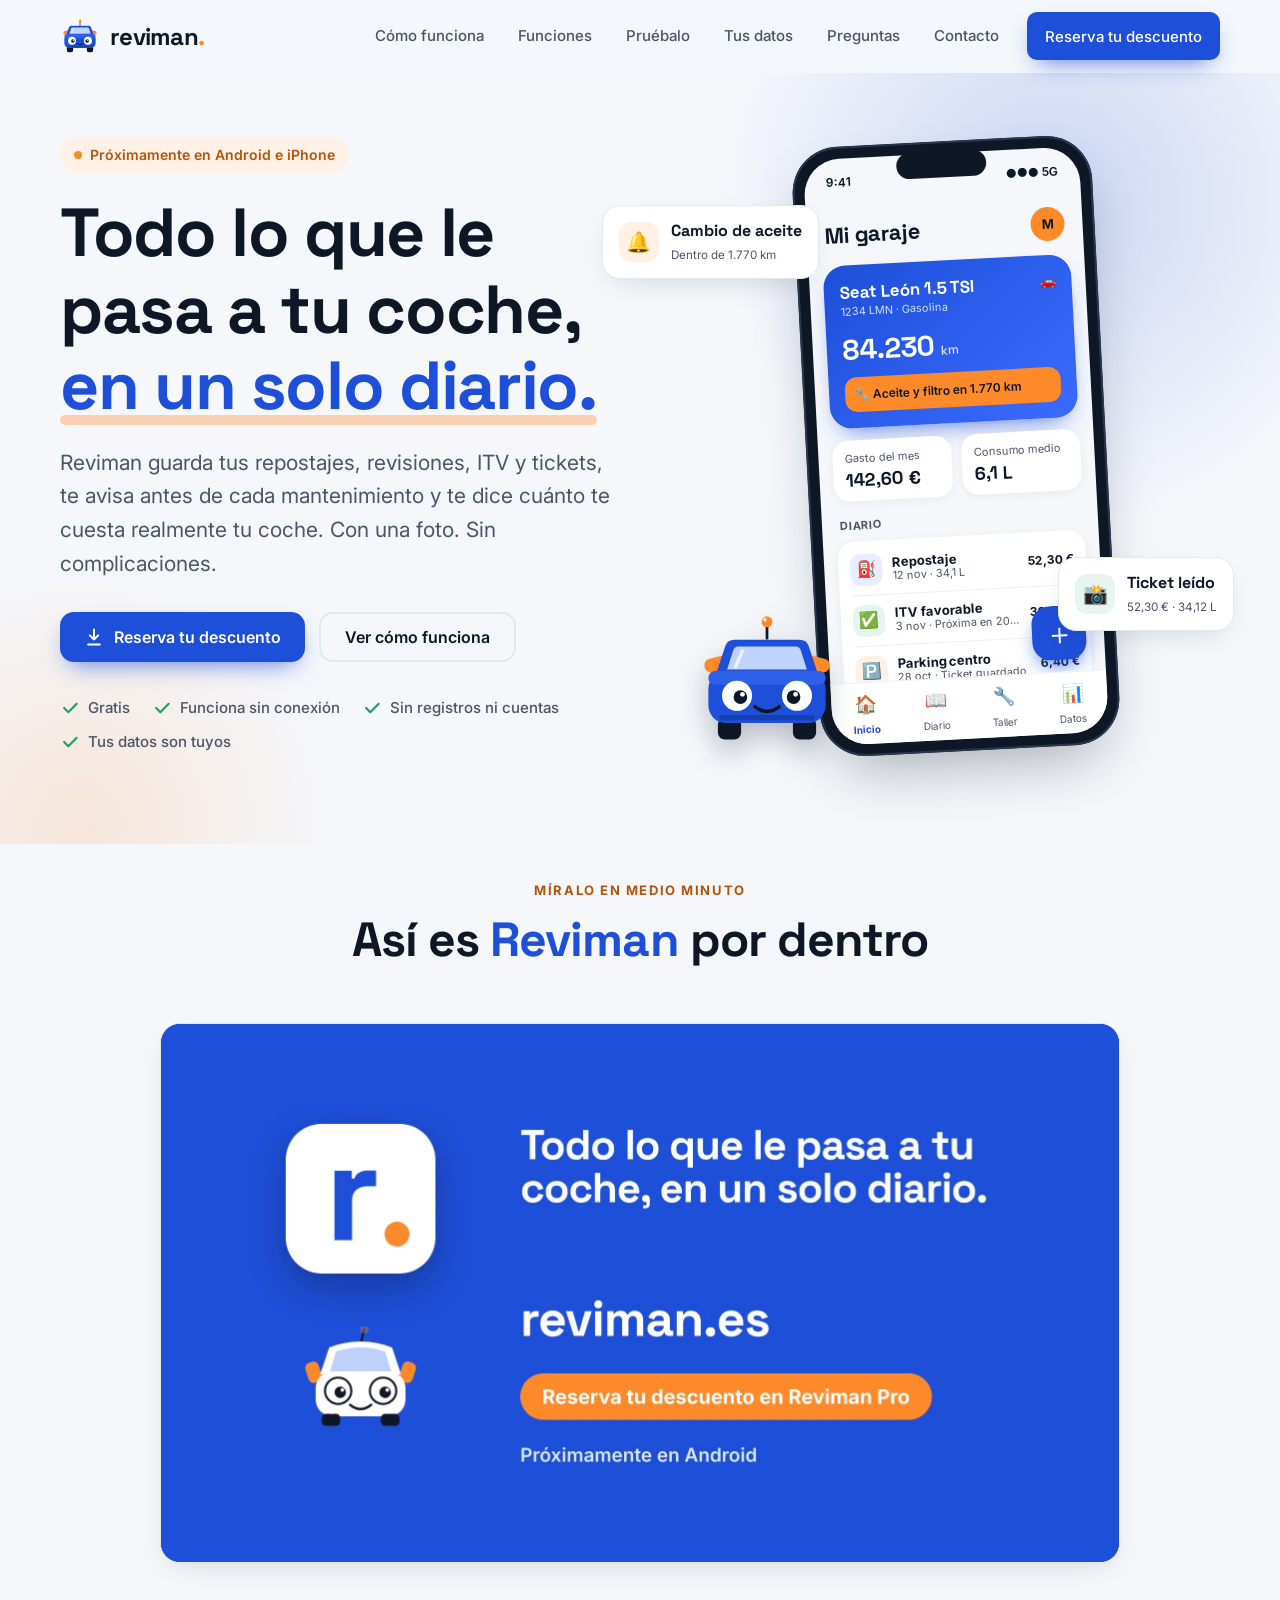
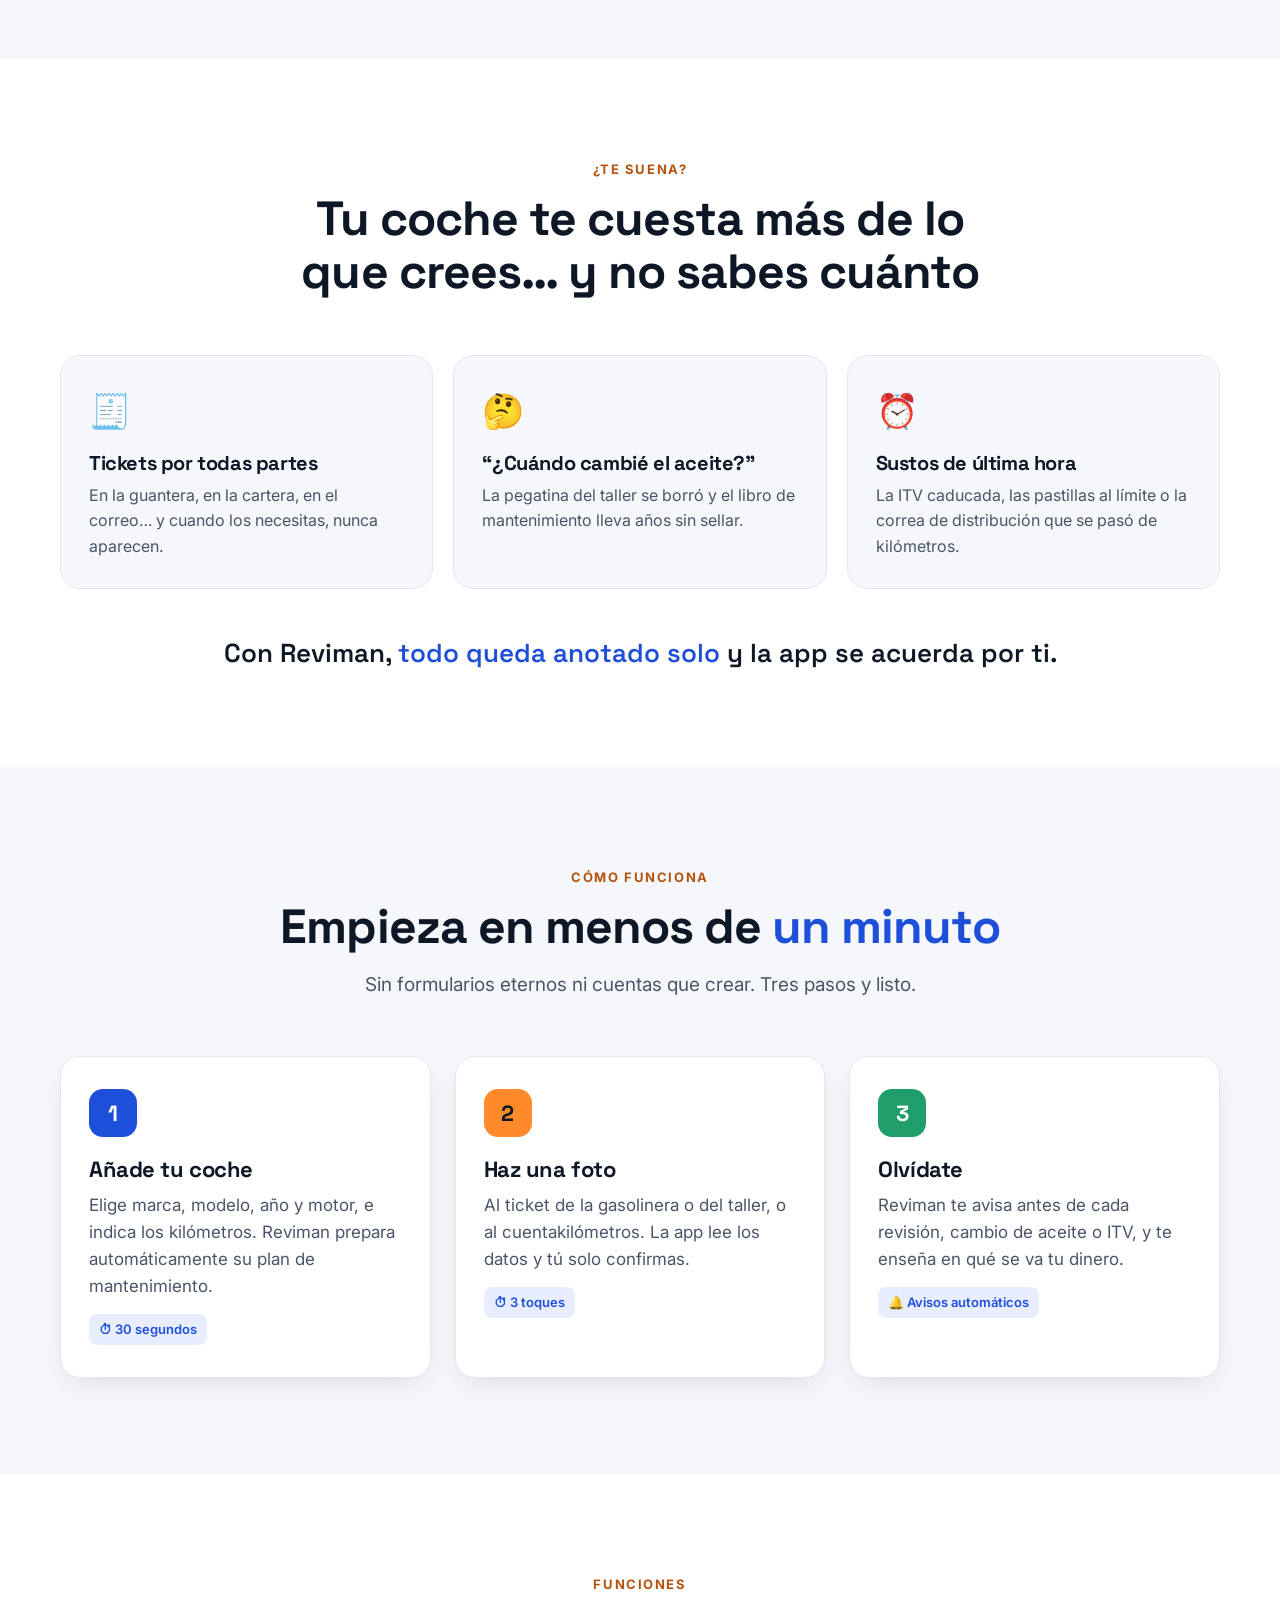
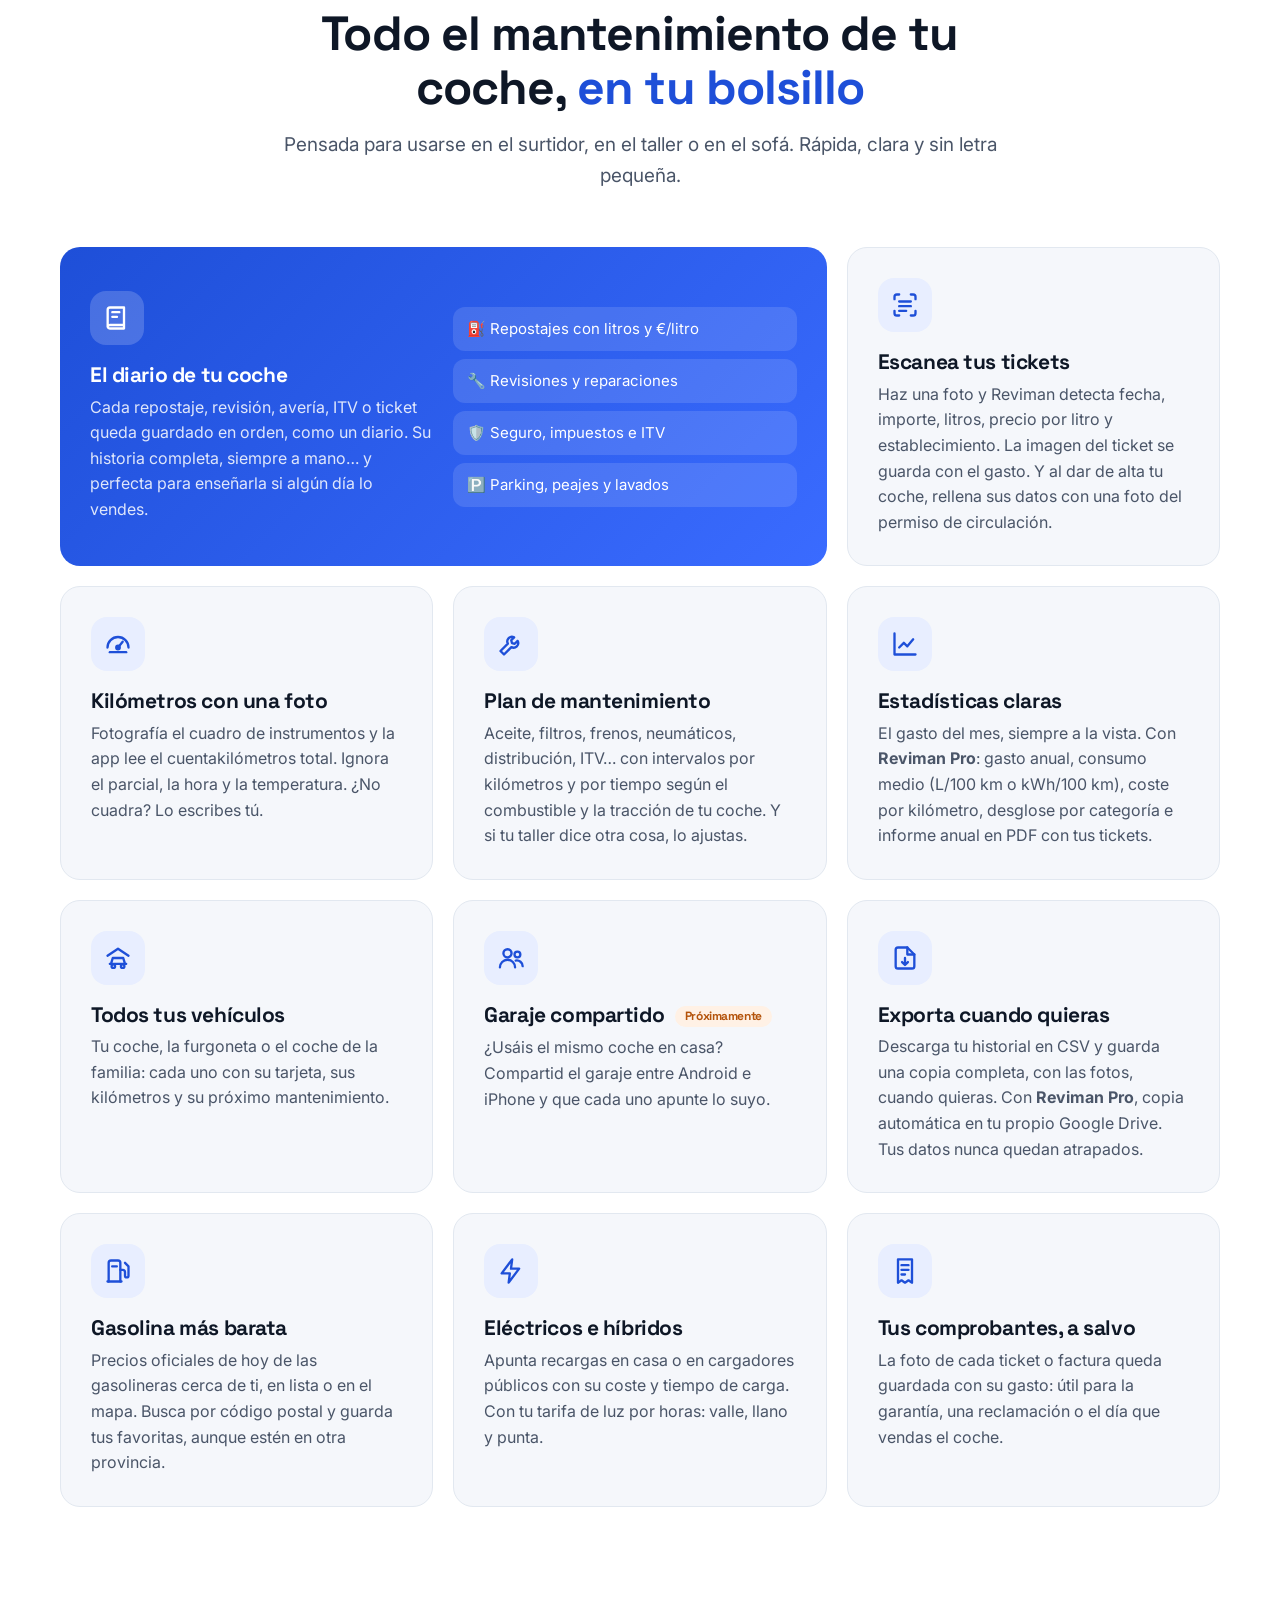
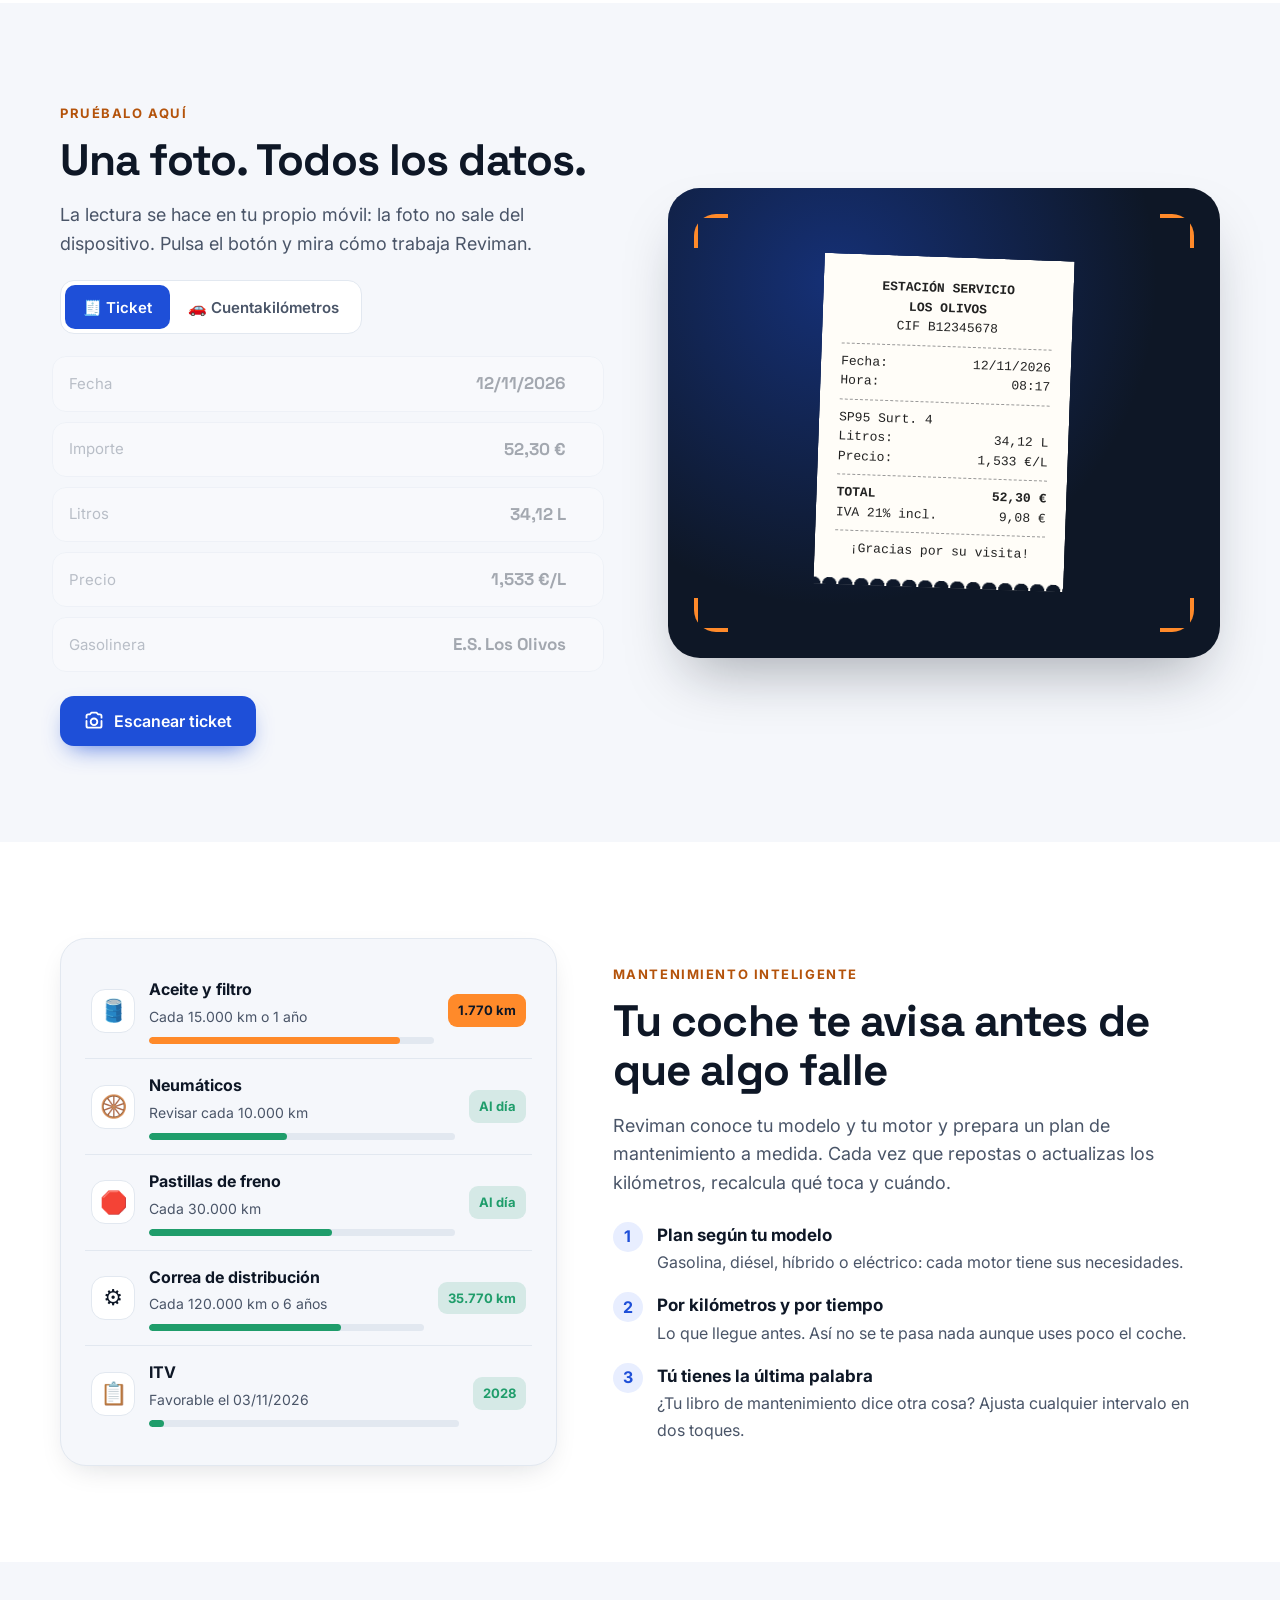
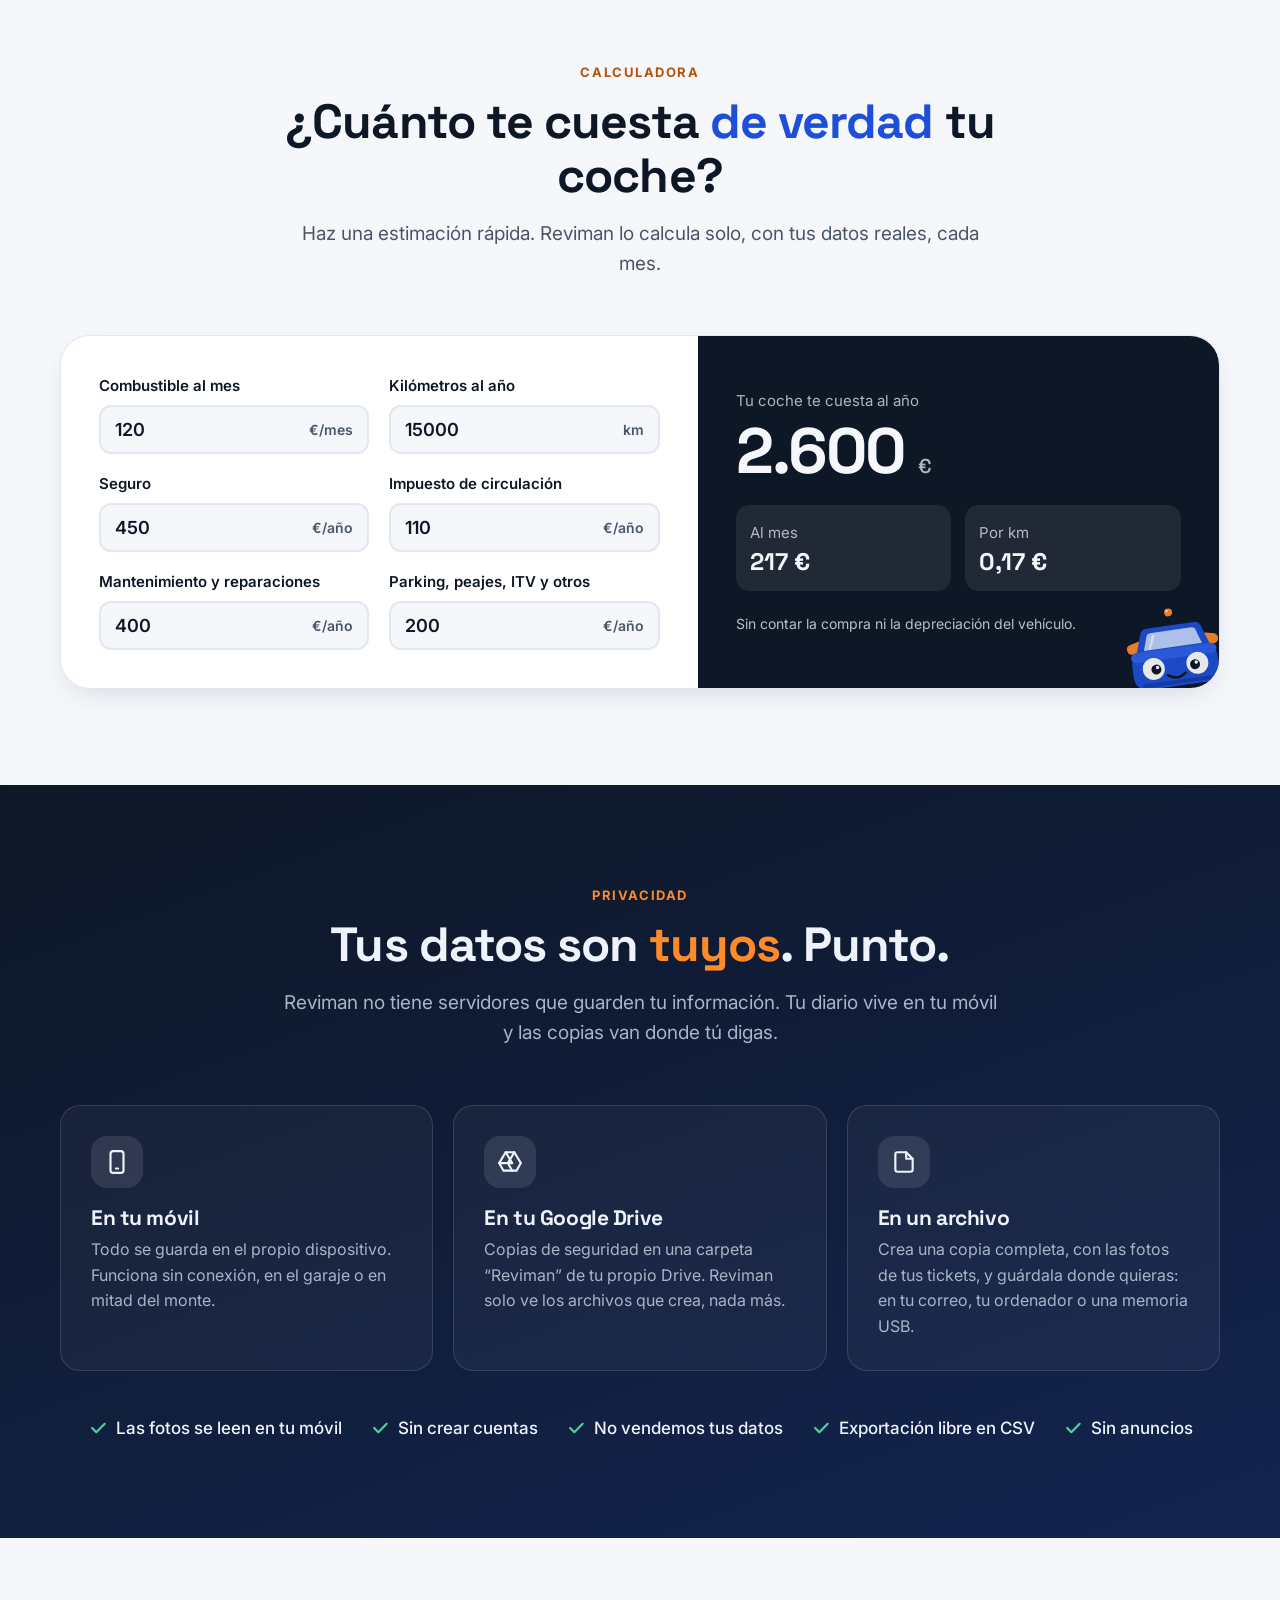
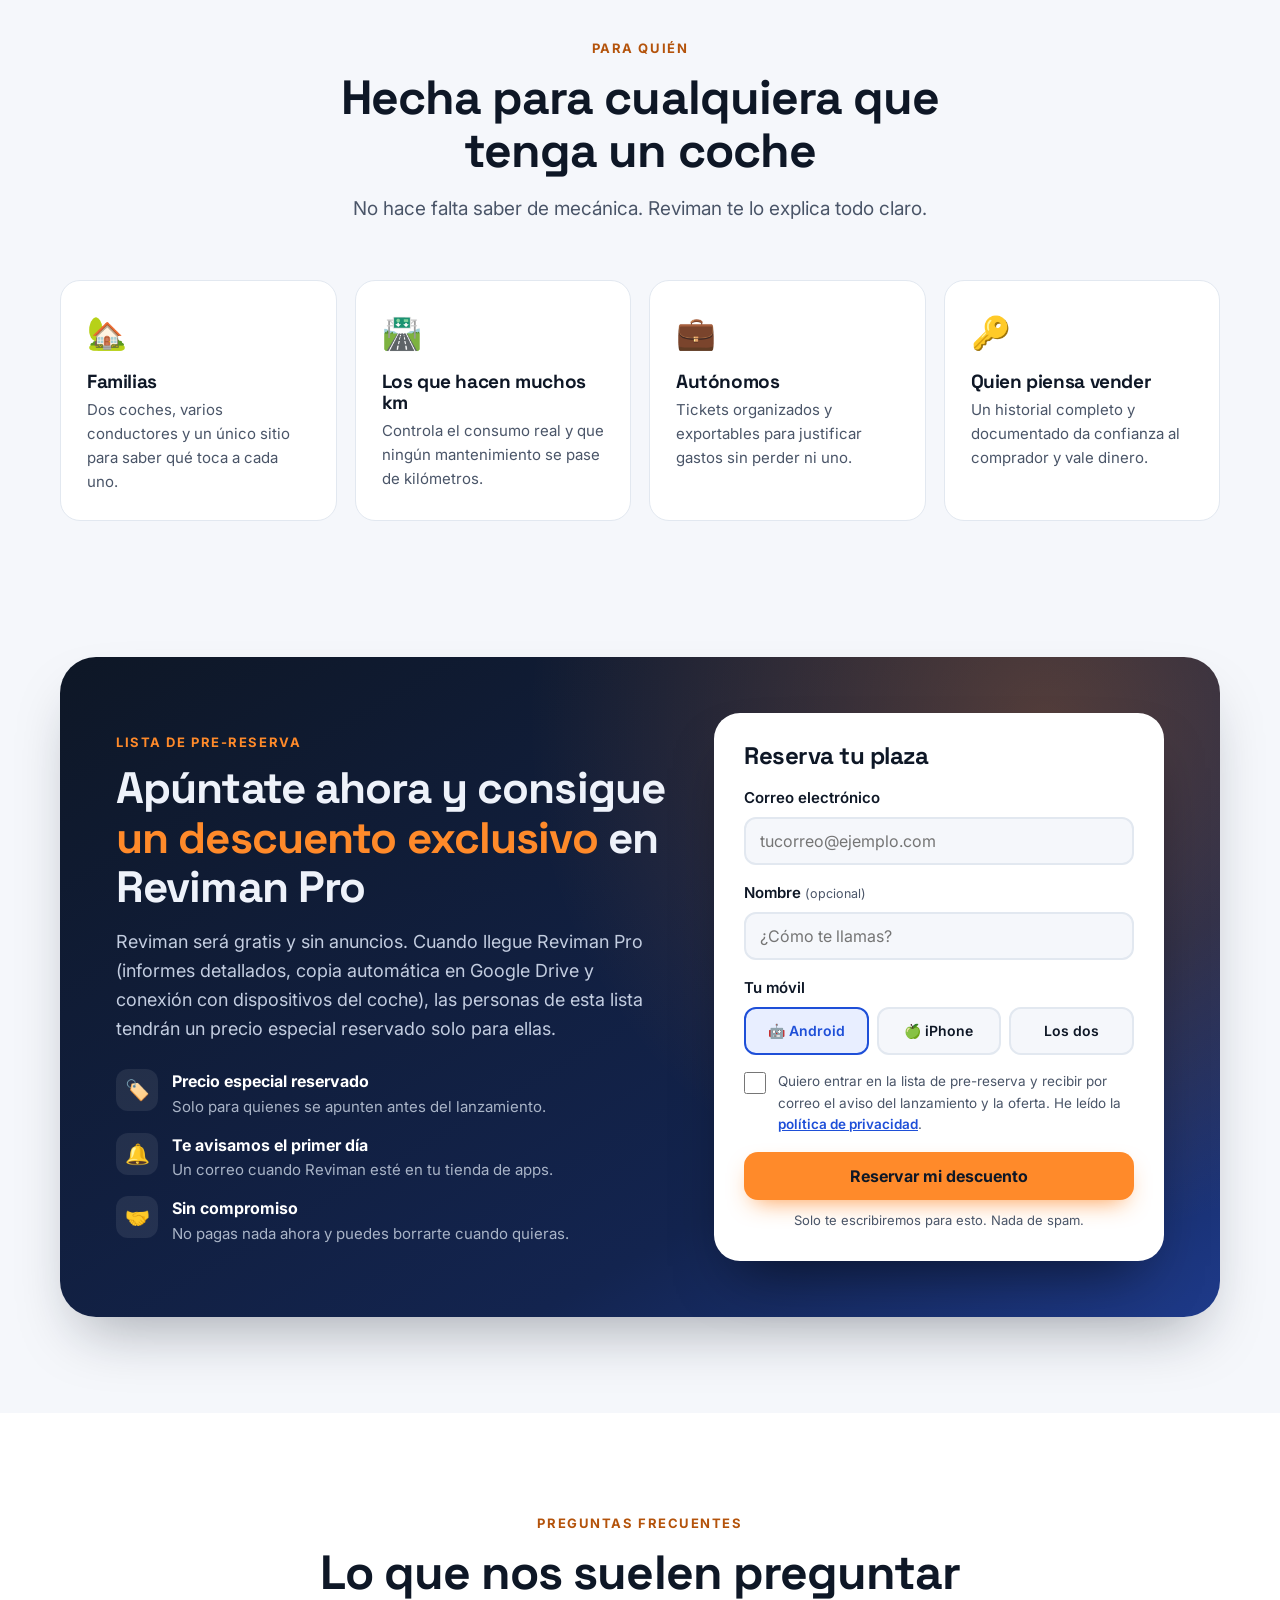
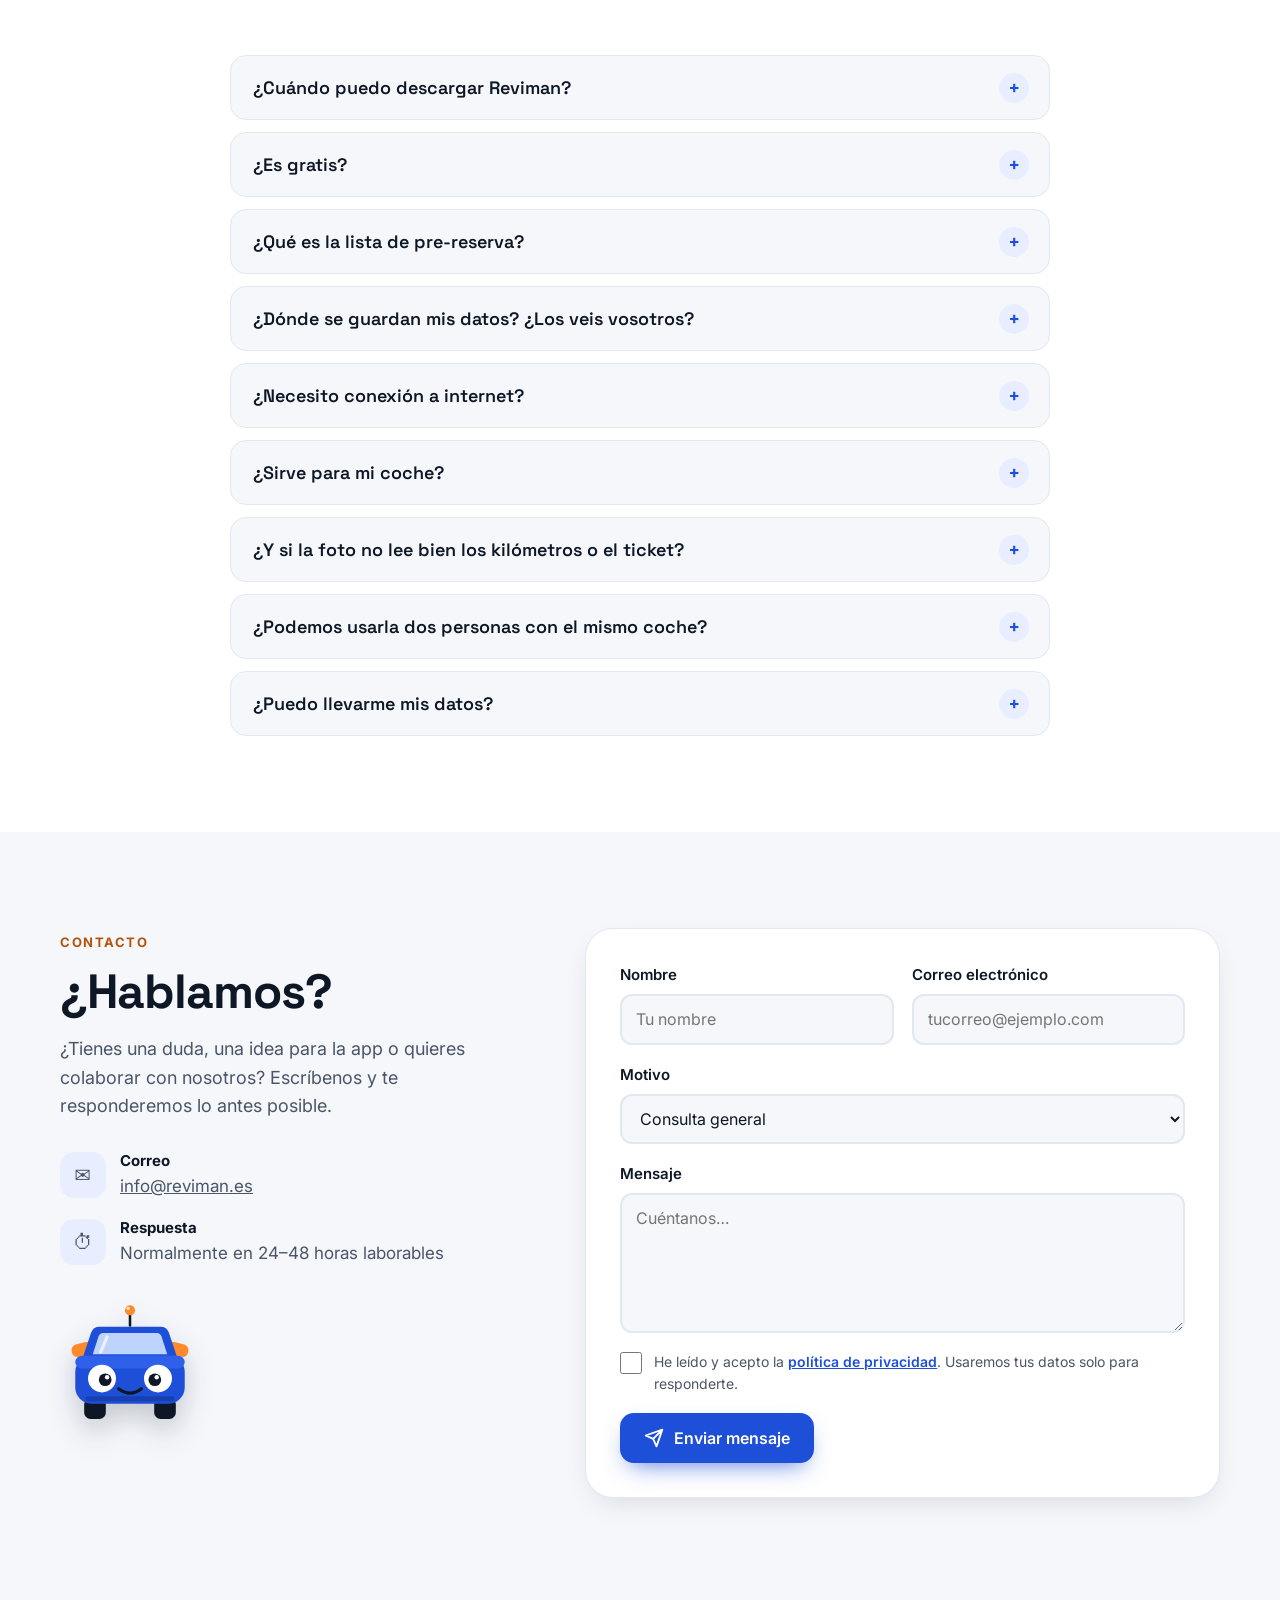
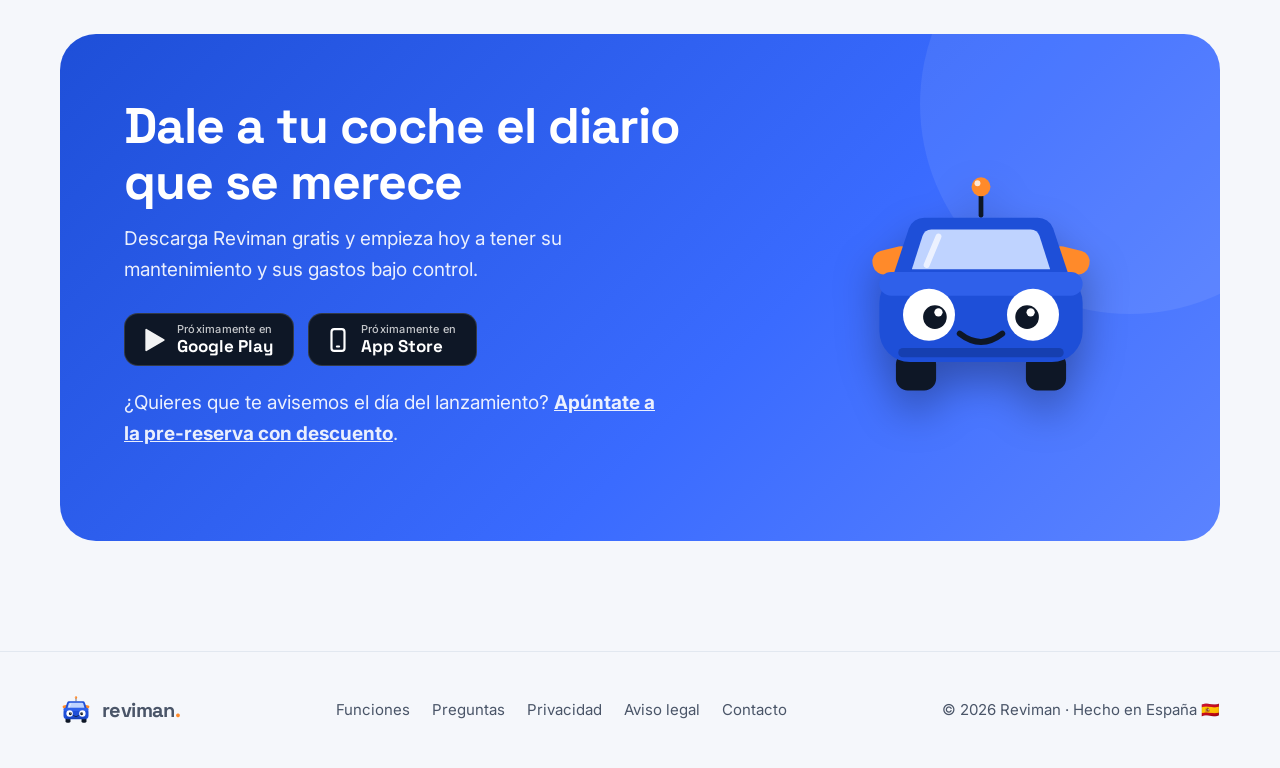
<file: index.html>
<!DOCTYPE html>
<html lang="es">
<head>
  <meta charset="utf-8">
  <meta name="viewport" content="width=device-width, initial-scale=1">
  <title>Reviman – Mantenimiento integral del coche | App para Android e iPhone</title>
  <meta name="description" content="Reviman: todo lo que le pasa a tu coche, en un solo diario. Escanea tickets con la cámara, lee los kilómetros con una foto, recibe avisos de mantenimiento, encuentra la gasolina más barata y controla cuánto te cuesta tu coche. Gratis, sin anuncios y con tus datos en tus manos.">
  <meta name="theme-color" content="#1E4FD8">
  <!-- Dirección oficial de la página: evita que Google la vea duplicada
       (reviman.es/, reviman.es/index.html, www…) -->
  <link rel="canonical" href="https://reviman.es/">
  <link rel="icon" href="img/favicon.svg" type="image/svg+xml">

  <!-- Open Graph (vista previa al compartir en WhatsApp, redes, etc.) -->
  <meta property="og:type" content="website">
  <meta property="og:url" content="https://reviman.es/">
  <meta property="og:title" content="Reviman – Todo lo que le pasa a tu coche, en un solo diario">
  <meta property="og:description" content="Gastos, tickets, kilómetros y mantenimiento de tus vehículos en una app sencilla. Para Android e iPhone.">
  <meta property="og:image" content="img/revi.svg">
  <meta property="og:locale" content="es_ES">

  <!-- Tipografías (ver README: se pueden alojar en el propio NAS) -->
  <link rel="preconnect" href="https://fonts.googleapis.com">
  <link rel="preconnect" href="https://fonts.gstatic.com" crossorigin>
  <link href="https://fonts.googleapis.com/css2?family=Inter:wght@400;500;600;700&family=Space+Grotesk:wght@500;600;700&display=swap" rel="stylesheet">

  <link rel="stylesheet" href="css/estilos.css?v=20261121">
</head>
<body>
<a class="saltar" href="#principal">Saltar al contenido</a>

<!-- ============ CABECERA ============ -->
<header class="cabecera" id="cabecera">
  <div class="contenedor">
    <a href="#" class="logo" aria-label="Reviman, inicio">
      <img src="img/revi.svg" alt="" width="40" height="35">
      <span>reviman<span class="punto">.</span></span>
    </a>
    <button class="boton-menu" id="botonMenu" aria-label="Abrir menú" aria-expanded="false" aria-controls="menu">
      <svg width="26" height="26" viewBox="0 0 24 24" fill="none" stroke="currentColor" stroke-width="2.2" stroke-linecap="round"><path d="M4 7h16M4 12h16M4 17h16"/></svg>
    </button>
    <nav aria-label="Principal">
      <ul class="menu" id="menu">
        <li><a href="#como-funciona">Cómo funciona</a></li>
        <li><a href="#funciones">Funciones</a></li>
        <li><a href="#demo">Pruébalo</a></li>
        <li><a href="#tus-datos">Tus datos</a></li>
        <li><a href="#preguntas">Preguntas</a></li>
        <li><a href="#contacto">Contacto</a></li>
        <li><a href="#descargar" class="btn btn-primario" data-cta><span data-cta-texto>Descargar gratis</span></a></li>
      </ul>
    </nav>
  </div>
</header>

<main id="principal">

<!-- ============ HERO ============ -->
<section class="hero">
  <div class="contenedor">
    <div class="aparecer">
      <span class="etiqueta"><span class="piloto"></span> <span data-estado-texto>Próximamente en Android e iPhone</span></span>
      <h1>Todo lo que le pasa a tu coche, <span class="resalte">en un solo diario.</span></h1>
      <p class="entradilla">Reviman guarda tus repostajes, revisiones, ITV y tickets, te avisa antes de cada mantenimiento y te dice cuánto te cuesta realmente tu coche. Con una foto. Sin complicaciones.</p>
      <div class="acciones">
        <a href="#descargar" class="btn btn-primario" data-cta>
          <svg width="20" height="20" viewBox="0 0 24 24" fill="none" stroke="currentColor" stroke-width="2.4" stroke-linecap="round" stroke-linejoin="round"><path d="M12 3v12m0 0-5-5m5 5 5-5M5 21h14"/></svg>
          <span data-cta-texto>Descargar gratis</span>
        </a>
        <a href="#como-funciona" class="btn btn-secundario">Ver cómo funciona</a>
      </div>
      <ul class="ventajas-rapidas">
        <li><svg viewBox="0 0 24 24" fill="none" stroke="currentColor" stroke-width="2.6" stroke-linecap="round" stroke-linejoin="round"><path d="m5 12 5 5L20 7"/></svg> Gratis</li>
        <li><svg viewBox="0 0 24 24" fill="none" stroke="currentColor" stroke-width="2.6" stroke-linecap="round" stroke-linejoin="round"><path d="m5 12 5 5L20 7"/></svg> Funciona sin conexión</li>
        <li><svg viewBox="0 0 24 24" fill="none" stroke="currentColor" stroke-width="2.6" stroke-linecap="round" stroke-linejoin="round"><path d="m5 12 5 5L20 7"/></svg> Sin registros ni cuentas</li>
        <li><svg viewBox="0 0 24 24" fill="none" stroke="currentColor" stroke-width="2.6" stroke-linecap="round" stroke-linejoin="round"><path d="m5 12 5 5L20 7"/></svg> Tus datos son tuyos</li>
      </ul>
    </div>

    <div class="escena aparecer" aria-hidden="true">
      <div class="flotante f1">
        <div class="circ" style="background:#FFF1E5">🔔</div>
        <div><b>Cambio de aceite</b><small>Dentro de 1.770 km</small></div>
      </div>
      <div class="telefono">
        <div class="isla"></div>
        <div class="pantalla">
          <div class="app-barra"><span>9:41</span><span>●●● 5G</span></div>
          <div class="app-cab"><h4>Mi garaje</h4><div class="avatar">M</div></div>
          <div class="app-tarjeta">
            <div class="fila">
              <div><div class="modelo">Seat León 1.5 TSI</div><div class="matricula">1234 LMN · Gasolina</div></div>
              <span>🚗</span>
            </div>
            <div class="km">84.230 <span>km</span></div>
            <div class="app-aviso">🔧 Aceite y filtro en 1.770 km</div>
          </div>
          <div class="app-mini">
            <div><small>Gasto del mes</small><b>142,60 €</b></div>
            <div><small>Consumo medio</small><b>6,1 L</b></div>
          </div>
          <div class="app-titulo">Diario</div>
          <ul class="app-diario">
            <li><span class="ico" style="background:#E8EEFF">⛽</span><span class="txt"><b>Repostaje</b><small>12 nov · 34,1 L</small></span><span class="imp">52,30 €</span></li>
            <li><span class="ico" style="background:#E6F6EF">✅</span><span class="txt"><b>ITV favorable</b><small>3 nov · Próxima en 2028</small></span><span class="imp">39,90 €</span></li>
            <li><span class="ico" style="background:#FFF1E5">🅿️</span><span class="txt"><b>Parking centro</b><small>28 oct · Ticket guardado</small></span><span class="imp">6,40 €</span></li>
          </ul>
          <div class="app-fab">＋</div>
          <div class="app-nav">
            <span class="act"><i>🏠</i>Inicio</span><span><i>📖</i>Diario</span><span><i>🔧</i>Taller</span><span><i>📊</i>Datos</span>
          </div>
        </div>
      </div>
      <div class="flotante f2">
        <div class="circ" style="background:#E6F6EF">📸</div>
        <div><b>Ticket leído</b><small>52,30 € · 34,12 L</small></div>
      </div>
      <img class="revi-hero" src="img/revi.svg" alt="">
    </div>
  </div>
</section>

<!-- ============ VÍDEO ============ -->
<section class="video-promo" id="video">
  <div class="contenedor">
    <div class="titulo-seccion aparecer">
      <span class="antetitulo">Míralo en medio minuto</span>
      <h2>Así es <span class="resalte">Reviman</span> por dentro</h2>
    </div>
    <div class="marco-video aparecer" style="max-width:960px;margin:0 auto;overflow:hidden">
      <video id="videoPromo" src="video/reviman-promo-web.mp4" poster="video/reviman-promo-poster.jpg"
             autoplay muted loop playsinline preload="metadata"
             width="1280" height="720" style="display:block;width:100%;height:auto"
             aria-label="Vídeo de presentación de Reviman: inicio, escaneo de tickets, diario, mantenimiento y gasolineras"></video>
    </div>
  </div>
</section>

<!-- ============ PROBLEMA ============ -->
<section class="problema">
  <div class="contenedor">
    <div class="titulo-seccion aparecer">
      <span class="antetitulo">¿Te suena?</span>
      <h2>Tu coche te cuesta más de lo que crees… y no sabes cuánto</h2>
    </div>
    <div class="dolores">
      <article class="dolor aparecer">
        <div class="emoji">🧾</div>
        <h3>Tickets por todas partes</h3>
        <p>En la guantera, en la cartera, en el correo… y cuando los necesitas, nunca aparecen.</p>
      </article>
      <article class="dolor aparecer">
        <div class="emoji">🤔</div>
        <h3>“¿Cuándo cambié el aceite?”</h3>
        <p>La pegatina del taller se borró y el libro de mantenimiento lleva años sin sellar.</p>
      </article>
      <article class="dolor aparecer">
        <div class="emoji">⏰</div>
        <h3>Sustos de última hora</h3>
        <p>La ITV caducada, las pastillas al límite o la correa de distribución que se pasó de kilómetros.</p>
      </article>
    </div>
    <p class="solucion-frase aparecer">Con Reviman, <span>todo queda anotado solo</span> y la app se acuerda por ti.</p>
  </div>
</section>

<!-- ============ CÓMO FUNCIONA ============ -->
<section id="como-funciona">
  <div class="contenedor">
    <div class="titulo-seccion aparecer">
      <span class="antetitulo">Cómo funciona</span>
      <h2>Empieza en menos de <span class="resalte">un minuto</span></h2>
      <p>Sin formularios eternos ni cuentas que crear. Tres pasos y listo.</p>
    </div>
    <div class="pasos">
      <article class="paso aparecer">
        <div class="num">1</div>
        <h3>Añade tu coche</h3>
        <p>Elige marca, modelo, año y motor, e indica los kilómetros. Reviman prepara automáticamente su plan de mantenimiento.</p>
        <span class="tiempo">⏱ 30 segundos</span>
      </article>
      <article class="paso aparecer">
        <div class="num">2</div>
        <h3>Haz una foto</h3>
        <p>Al ticket de la gasolinera o del taller, o al cuentakilómetros. La app lee los datos y tú solo confirmas.</p>
        <span class="tiempo">⏱ 3 toques</span>
      </article>
      <article class="paso aparecer">
        <div class="num">3</div>
        <h3>Olvídate</h3>
        <p>Reviman te avisa antes de cada revisión, cambio de aceite o ITV, y te enseña en qué se va tu dinero.</p>
        <span class="tiempo">🔔 Avisos automáticos</span>
      </article>
    </div>
  </div>
</section>

<!-- ============ FUNCIONES ============ -->
<section class="funciones" id="funciones">
  <div class="contenedor">
    <div class="titulo-seccion aparecer">
      <span class="antetitulo">Funciones</span>
      <h2>Todo el mantenimiento de tu coche, <span class="resalte">en tu bolsillo</span></h2>
      <p>Pensada para usarse en el surtidor, en el taller o en el sofá. Rápida, clara y sin letra pequeña.</p>
    </div>
    <div class="rejilla">
      <article class="funcion destacada aparecer">
        <div>
          <div class="icono"><svg viewBox="0 0 24 24" fill="none" stroke="currentColor" stroke-width="2" stroke-linecap="round" stroke-linejoin="round"><path d="M4 19.5V5a2 2 0 0 1 2-2h12v18H6a2 2 0 0 1-2-1.5zM4 19.5A2 2 0 0 1 6 18h12"/><path d="M8 7h6M8 11h4"/></svg></div>
          <h3>El diario de tu coche</h3>
          <p>Cada repostaje, revisión, avería, ITV o ticket queda guardado en orden, como un diario. Su historia completa, siempre a mano… y perfecta para enseñarla si algún día lo vendes.</p>
        </div>
        <ul class="lista-check">
          <li>⛽ Repostajes con litros y €/litro</li>
          <li>🔧 Revisiones y reparaciones</li>
          <li>🛡️ Seguro, impuestos e ITV</li>
          <li>🅿️ Parking, peajes y lavados</li>
        </ul>
      </article>
      <article class="funcion aparecer">
        <div class="icono"><svg viewBox="0 0 24 24" fill="none" stroke="currentColor" stroke-width="2" stroke-linecap="round" stroke-linejoin="round"><path d="M3 7V5a2 2 0 0 1 2-2h2M17 3h2a2 2 0 0 1 2 2v2M21 17v2a2 2 0 0 1-2 2h-2M7 21H5a2 2 0 0 1-2-2v-2"/><path d="M7 9h10M7 13h10M7 17h6"/></svg></div>
        <h3>Escanea tus tickets</h3>
        <p>Haz una foto y Reviman detecta fecha, importe, litros, precio por litro y establecimiento. La imagen del ticket se guarda con el gasto. Y al dar de alta tu coche, rellena sus datos con una foto del permiso de circulación.</p>
      </article>
      <article class="funcion aparecer">
        <div class="icono"><svg viewBox="0 0 24 24" fill="none" stroke="currentColor" stroke-width="2" stroke-linecap="round" stroke-linejoin="round"><path d="M3 15a9 9 0 0 1 18 0"/><path d="m12 15 4-5"/><circle cx="12" cy="15" r="1.5"/><path d="M5 19h14"/></svg></div>
        <h3>Kilómetros con una foto</h3>
        <p>Fotografía el cuadro de instrumentos y la app lee el cuentakilómetros total. Ignora el parcial, la hora y la temperatura. ¿No cuadra? Lo escribes tú.</p>
      </article>
      <article class="funcion aparecer">
        <div class="icono"><svg viewBox="0 0 24 24" fill="none" stroke="currentColor" stroke-width="2" stroke-linecap="round" stroke-linejoin="round"><path d="M14.7 6.3a4 4 0 0 0-5.4 5.4L3 18l3 3 6.3-6.3a4 4 0 0 0 5.4-5.4l-2.5 2.5-2.4-.6-.6-2.4z"/></svg></div>
        <h3>Plan de mantenimiento</h3>
        <p>Aceite, filtros, frenos, neumáticos, distribución, ITV… con intervalos por kilómetros y por tiempo según el combustible y la tracción de tu coche. Y si tu taller dice otra cosa, lo ajustas.</p>
      </article>
      <article class="funcion aparecer">
        <div class="icono"><svg viewBox="0 0 24 24" fill="none" stroke="currentColor" stroke-width="2" stroke-linecap="round" stroke-linejoin="round"><path d="M3 3v18h18"/><path d="M7 15l4-4 3 3 5-6"/></svg></div>
        <h3>Estadísticas claras</h3>
        <p>El gasto del mes, siempre a la vista. Con <b>Reviman Pro</b>: gasto anual, consumo medio (L/100 km o kWh/100 km), coste por kilómetro, desglose por categoría e informe anual en PDF con tus tickets.</p>
      </article>
      <article class="funcion aparecer">
        <div class="icono"><svg viewBox="0 0 24 24" fill="none" stroke="currentColor" stroke-width="2" stroke-linecap="round" stroke-linejoin="round"><path d="M5 17h14M6 17l1.5-5h9L18 17"/><circle cx="8" cy="19" r="1.5"/><circle cx="16" cy="19" r="1.5"/><path d="M3 10l9-6 9 6"/></svg></div>
        <h3>Todos tus vehículos</h3>
        <p>Tu coche, la furgoneta o el coche de la familia: cada uno con su tarjeta, sus kilómetros y su próximo mantenimiento.</p>
      </article>
      <article class="funcion aparecer">
        <div class="icono"><svg viewBox="0 0 24 24" fill="none" stroke="currentColor" stroke-width="2" stroke-linecap="round" stroke-linejoin="round"><circle cx="9" cy="8" r="3.5"/><path d="M2.5 20a6.5 6.5 0 0 1 13 0"/><circle cx="17.5" cy="9" r="2.5"/><path d="M16 14.2a5 5 0 0 1 6 4.8"/></svg></div>
        <h3>Garaje compartido <span class="chip">Próximamente</span></h3>
        <p>¿Usáis el mismo coche en casa? Compartid el garaje entre Android e iPhone y que cada uno apunte lo suyo.</p>
      </article>
      <article class="funcion aparecer">
        <div class="icono"><svg viewBox="0 0 24 24" fill="none" stroke="currentColor" stroke-width="2" stroke-linecap="round" stroke-linejoin="round"><path d="M14 3H6a2 2 0 0 0-2 2v14a2 2 0 0 0 2 2h12a2 2 0 0 0 2-2V9z"/><path d="M14 3v6h6M12 18v-6m0 6-2.5-2.5M12 18l2.5-2.5"/></svg></div>
        <h3>Exporta cuando quieras</h3>
        <p>Descarga tu historial en CSV y guarda una copia completa, con las fotos, cuando quieras. Con <b>Reviman Pro</b>, copia automática en tu propio Google Drive. Tus datos nunca quedan atrapados.</p>
      </article>
      <article class="funcion aparecer">
        <div class="icono"><svg viewBox="0 0 24 24" fill="none" stroke="currentColor" stroke-width="2" stroke-linecap="round" stroke-linejoin="round"><path d="M4 21V5a2 2 0 0 1 2-2h6a2 2 0 0 1 2 2v16"/><path d="M3 21h12M7 8h4"/><path d="M14 11h2a2 2 0 0 1 2 2v3a1.5 1.5 0 0 0 3 0V8l-3-3"/></svg></div>
        <h3>Gasolina más barata</h3>
        <p>Precios oficiales de hoy de las gasolineras cerca de ti, en lista o en el mapa. Busca por código postal y guarda tus favoritas, aunque estén en otra provincia.</p>
      </article>
      <article class="funcion aparecer">
        <div class="icono"><svg viewBox="0 0 24 24" fill="none" stroke="currentColor" stroke-width="2" stroke-linecap="round" stroke-linejoin="round"><path d="M13 2 4 14h7l-1 8 9-12h-7z"/></svg></div>
        <h3>Eléctricos e híbridos</h3>
        <p>Apunta recargas en casa o en cargadores públicos con su coste y tiempo de carga. Con tu tarifa de luz por horas: valle, llano y punta.</p>
      </article>
      <article class="funcion aparecer">
        <div class="icono"><svg viewBox="0 0 24 24" fill="none" stroke="currentColor" stroke-width="2" stroke-linecap="round" stroke-linejoin="round"><path d="M6 2h12v20l-3-2-3 2-3-2-3 2z"/><path d="M9 7h6M9 11h6M9 15h3"/></svg></div>
        <h3>Tus comprobantes, a salvo</h3>
        <p>La foto de cada ticket o factura queda guardada con su gasto: útil para la garantía, una reclamación o el día que vendas el coche.</p>
      </article>
    </div>
  </div>
</section>

<!-- ============ DEMO INTERACTIVA ============ -->
<section class="demo" id="demo">
  <div class="contenedor">
    <div class="demo-textos aparecer">
      <span class="antetitulo">Pruébalo aquí</span>
      <h2>Una foto. Todos los datos.</h2>
      <p>La lectura se hace en tu propio móvil: la foto no sale del dispositivo. Pulsa el botón y mira cómo trabaja Reviman.</p>
      <div class="pestanas" role="tablist" aria-label="Tipo de foto">
        <button role="tab" aria-selected="true" aria-controls="visor" id="tabTicket">🧾 Ticket</button>
        <button role="tab" aria-selected="false" aria-controls="visor" id="tabKm">🚗 Cuentakilómetros</button>
      </div>
      <div class="campos" id="campos" aria-live="polite"></div>
      <button class="btn btn-primario" id="botonEscanear">
        <svg width="20" height="20" viewBox="0 0 24 24" fill="none" stroke="currentColor" stroke-width="2.2" stroke-linecap="round" stroke-linejoin="round"><path d="M3 8V6a2 2 0 0 1 2-2h2l2-2h6l2 2h2a2 2 0 0 1 2 2v2"/><circle cx="12" cy="13" r="4"/><path d="M3 12v6a2 2 0 0 0 2 2h14a2 2 0 0 0 2-2v-6"/></svg>
        <span>Escanear ticket</span>
      </button>
    </div>
    <div class="visor aparecer" id="visor" role="tabpanel" aria-label="Simulación de la cámara">
      <div class="marco-guia"></div>
      <div class="linea-escaneo"></div>
      <div class="ticket" id="ticket">
        <div class="c"><b>ESTACIÓN SERVICIO<br>LOS OLIVOS</b><br>CIF B12345678</div>
        <hr>
        <div class="r"><span>Fecha:</span><mark>12/11/2026</mark></div>
        <div class="r"><span>Hora:</span><span>08:17</span></div>
        <hr>
        <div class="r"><span>SP95 Surt. 4</span><span></span></div>
        <div class="r"><span>Litros:</span><mark>34,12 L</mark></div>
        <div class="r"><span>Precio:</span><mark>1,533 €/L</mark></div>
        <hr>
        <div class="r"><b>TOTAL</b><b><mark>52,30 €</mark></b></div>
        <div class="r"><span>IVA 21% incl.</span><span>9,08 €</span></div>
        <hr>
        <div class="c">¡Gracias por su visita!</div>
      </div>
      <div class="cuadro oculto" id="cuadro">
        <div class="marcas">0 40 80 120 160</div>
        <div class="aguja"></div>
        <div class="lcd">
          <div class="r"><mark class="no">14:32</mark><mark class="no">12°C</mark></div>
          <div class="r"><span>TRIP</span><mark class="no">312.4</mark></div>
          <div class="odo"><small style="font-size:12px;letter-spacing:0">ODO </small><mark class="si">84230</mark> <small style="font-size:12px;letter-spacing:0">km</small></div>
        </div>
      </div>
    </div>
  </div>
</section>

<!-- ============ MANTENIMIENTO ============ -->
<section class="mantenimiento">
  <div class="contenedor mant-grid">
    <div class="plan aparecer" id="plan" aria-label="Ejemplo de plan de mantenimiento">
      <div class="plan-item"><span class="ico">🛢️</span><div><b>Aceite y filtro</b><small>Cada 15.000 km o 1 año</small><div class="barra"><i data-ancho="88" style="background:var(--naranja)"></i></div></div><span class="estado pronto">1.770 km</span></div>
      <div class="plan-item"><span class="ico">🛞</span><div><b>Neumáticos</b><small>Revisar cada 10.000 km</small><div class="barra"><i data-ancho="45" style="background:var(--verde)"></i></div></div><span class="estado ok">Al día</span></div>
      <div class="plan-item"><span class="ico">🛑</span><div><b>Pastillas de freno</b><small>Cada 30.000 km</small><div class="barra"><i data-ancho="60" style="background:var(--verde)"></i></div></div><span class="estado ok">Al día</span></div>
      <div class="plan-item"><span class="ico">⚙️</span><div><b>Correa de distribución</b><small>Cada 120.000 km o 6 años</small><div class="barra"><i data-ancho="70" style="background:var(--verde)"></i></div></div><span class="estado ok">35.770 km</span></div>
      <div class="plan-item"><span class="ico">📋</span><div><b>ITV</b><small>Favorable el 03/11/2026</small><div class="barra"><i data-ancho="5" style="background:var(--verde)"></i></div></div><span class="estado ok">2028</span></div>
    </div>
    <div class="mant-textos aparecer">
      <span class="antetitulo">Mantenimiento inteligente</span>
      <h2>Tu coche te avisa antes de que algo falle</h2>
      <p>Reviman conoce tu modelo y tu motor y prepara un plan de mantenimiento a medida. Cada vez que repostas o actualizas los kilómetros, recalcula qué toca y cuándo.</p>
      <ul class="puntos">
        <li><span class="bola">1</span><div><b>Plan según tu modelo</b><span>Gasolina, diésel, híbrido o eléctrico: cada motor tiene sus necesidades.</span></div></li>
        <li><span class="bola">2</span><div><b>Por kilómetros y por tiempo</b><span>Lo que llegue antes. Así no se te pasa nada aunque uses poco el coche.</span></div></li>
        <li><span class="bola">3</span><div><b>Tú tienes la última palabra</b><span>¿Tu libro de mantenimiento dice otra cosa? Ajusta cualquier intervalo en dos toques.</span></div></li>
      </ul>
    </div>
  </div>
</section>

<!-- ============ CALCULADORA ============ -->
<section id="calculadora">
  <div class="contenedor">
    <div class="titulo-seccion aparecer">
      <span class="antetitulo">Calculadora</span>
      <h2>¿Cuánto te cuesta <span class="resalte">de verdad</span> tu coche?</h2>
      <p>Haz una estimación rápida. Reviman lo calcula solo, con tus datos reales, cada mes.</p>
    </div>
    <div class="calc-caja aparecer">
      <form class="calc-form" id="calc" onsubmit="return false">
        <label>Combustible al mes<div class="entrada"><input type="number" inputmode="decimal" min="0" step="1" id="cCombustible" value="120"><span>€/mes</span></div></label>
        <label>Kilómetros al año<div class="entrada"><input type="number" inputmode="numeric" min="1" step="500" id="cKm" value="15000"><span>km</span></div></label>
        <label>Seguro<div class="entrada"><input type="number" inputmode="decimal" min="0" step="10" id="cSeguro" value="450"><span>€/año</span></div></label>
        <label>Impuesto de circulación<div class="entrada"><input type="number" inputmode="decimal" min="0" step="5" id="cImpuesto" value="110"><span>€/año</span></div></label>
        <label>Mantenimiento y reparaciones<div class="entrada"><input type="number" inputmode="decimal" min="0" step="10" id="cMant" value="400"><span>€/año</span></div></label>
        <label>Parking, peajes, ITV y otros<div class="entrada"><input type="number" inputmode="decimal" min="0" step="10" id="cOtros" value="200"><span>€/año</span></div></label>
      </form>
      <div class="calc-res" aria-live="polite">
        <div>
          <div class="etq">Tu coche te cuesta al año</div>
          <div class="grande" id="rAnual">2.600 <small>€</small></div>
        </div>
        <div class="dos">
          <div><span class="etq">Al mes</span><b id="rMes">217 €</b></div>
          <div><span class="etq">Por km</span><b id="rKm">0,17 €</b></div>
        </div>
        <p class="nota">Sin contar la compra ni la depreciación del vehículo.</p>
        <img src="img/revi.svg" alt="">
      </div>
    </div>
  </div>
</section>

<!-- ============ TUS DATOS ============ -->
<section class="datos" id="tus-datos">
  <div class="contenedor">
    <div class="titulo-seccion aparecer">
      <span class="antetitulo">Privacidad</span>
      <h2>Tus datos son <span class="resalte">tuyos</span>. Punto.</h2>
      <p>Reviman no tiene servidores que guarden tu información. Tu diario vive en tu móvil y las copias van donde tú digas.</p>
    </div>
    <div class="opciones-datos">
      <article class="opcion aparecer">
        <div class="icono"><svg viewBox="0 0 24 24" fill="none" stroke="currentColor" stroke-width="2" stroke-linecap="round" stroke-linejoin="round"><rect x="6" y="2" width="12" height="20" rx="2.5"/><path d="M11 18h2"/></svg></div>
        <h3>En tu móvil</h3>
        <p>Todo se guarda en el propio dispositivo. Funciona sin conexión, en el garaje o en mitad del monte.</p>
      </article>
      <article class="opcion aparecer">
        <div class="icono"><svg viewBox="0 0 24 24" fill="none" stroke="currentColor" stroke-width="2" stroke-linecap="round" stroke-linejoin="round"><path d="M8 3h8l6 10-4 7H6l-4-7z"/><path d="M8 3l6 10H2M16 3l-6 10 4 7"/></svg></div>
        <h3>En tu Google Drive</h3>
        <p>Copias de seguridad en una carpeta “Reviman” de tu propio Drive. Reviman solo ve los archivos que crea, nada más.</p>
      </article>
      <article class="opcion aparecer">
        <div class="icono"><svg viewBox="0 0 24 24" fill="none" stroke="currentColor" stroke-width="2" stroke-linecap="round" stroke-linejoin="round"><path d="M14 3H6a2 2 0 0 0-2 2v14a2 2 0 0 0 2 2h12a2 2 0 0 0 2-2V9z"/><path d="M14 3v6h6"/></svg></div>
        <h3>En un archivo</h3>
        <p>Crea una copia completa, con las fotos de tus tickets, y guárdala donde quieras: en tu correo, tu ordenador o una memoria USB.</p>
      </article>
    </div>
    <ul class="compromisos aparecer">
      <li><svg viewBox="0 0 24 24" fill="none" stroke="currentColor" stroke-width="2.6" stroke-linecap="round" stroke-linejoin="round"><path d="m5 12 5 5L20 7"/></svg> Las fotos se leen en tu móvil</li>
      <li><svg viewBox="0 0 24 24" fill="none" stroke="currentColor" stroke-width="2.6" stroke-linecap="round" stroke-linejoin="round"><path d="m5 12 5 5L20 7"/></svg> Sin crear cuentas</li>
      <li><svg viewBox="0 0 24 24" fill="none" stroke="currentColor" stroke-width="2.6" stroke-linecap="round" stroke-linejoin="round"><path d="m5 12 5 5L20 7"/></svg> No vendemos tus datos</li>
      <li><svg viewBox="0 0 24 24" fill="none" stroke="currentColor" stroke-width="2.6" stroke-linecap="round" stroke-linejoin="round"><path d="m5 12 5 5L20 7"/></svg> Exportación libre en CSV</li>
      <li><svg viewBox="0 0 24 24" fill="none" stroke="currentColor" stroke-width="2.6" stroke-linecap="round" stroke-linejoin="round"><path d="m5 12 5 5L20 7"/></svg> Sin anuncios</li>
    </ul>
  </div>
</section>

<!-- ============ PARA QUIÉN ============ -->
<section id="para-quien">
  <div class="contenedor">
    <div class="titulo-seccion aparecer">
      <span class="antetitulo">Para quién</span>
      <h2>Hecha para cualquiera que tenga un coche</h2>
      <p>No hace falta saber de mecánica. Reviman te lo explica todo claro.</p>
    </div>
    <div class="perfiles">
      <article class="perfil aparecer"><div class="emoji">🏡</div><h3>Familias</h3><p>Dos coches, varios conductores y un único sitio para saber qué toca a cada uno.</p></article>
      <article class="perfil aparecer"><div class="emoji">🛣️</div><h3>Los que hacen muchos km</h3><p>Controla el consumo real y que ningún mantenimiento se pase de kilómetros.</p></article>
      <article class="perfil aparecer"><div class="emoji">💼</div><h3>Autónomos</h3><p>Tickets organizados y exportables para justificar gastos sin perder ni uno.</p></article>
      <article class="perfil aparecer"><div class="emoji">🔑</div><h3>Quien piensa vender</h3><p>Un historial completo y documentado da confianza al comprador y vale dinero.</p></article>
    </div>
  </div>
</section>

<!-- ============ PRE-RESERVA ============ -->
<section class="prereserva" id="prereserva">
  <div class="contenedor">
    <div class="pre-caja aparecer">
      <div class="pre-textos">
        <span class="antetitulo">Lista de pre-reserva</span>
        <h2>Apúntate ahora y consigue <span class="resalte" id="textoDescuento">un descuento exclusivo</span> en Reviman Pro</h2>
        <p>Reviman será gratis y sin anuncios. Cuando llegue Reviman Pro (informes detallados, copia automática en Google Drive y conexión con dispositivos del coche), las personas de esta lista tendrán un precio especial reservado solo para ellas.</p>
        <ul class="pre-ventajas">
          <li><span>🏷️</span><div><b>Precio especial reservado</b>Solo para quienes se apunten antes del lanzamiento.</div></li>
          <li><span>🔔</span><div><b>Te avisamos el primer día</b>Un correo cuando Reviman esté en tu tienda de apps.</div></li>
          <li><span>🤝</span><div><b>Sin compromiso</b>No pagas nada ahora y puedes borrarte cuando quieras.</div></li>
        </ul>
      </div>

      <form class="pre-form" id="formPreReserva" action="https://api.web3forms.com/submit" method="POST" novalidate>
        <input type="checkbox" name="botcheck" class="trampa" tabindex="-1" autocomplete="off" aria-hidden="true">
        <h3>Reserva tu plaza</h3>
        <label>Correo electrónico
          <input type="email" name="email" id="pEmail" autocomplete="email" required maxlength="120" placeholder="tucorreo@ejemplo.com">
          <span class="error" aria-live="polite"></span>
        </label>
        <label><span>Nombre <small>(opcional)</small></span>
          <input type="text" name="nombre" id="pNombre" autocomplete="given-name" maxlength="80" placeholder="¿Cómo te llamas?">
        </label>
        <fieldset class="plataformas">
          <legend>Tu móvil</legend>
          <label><input type="radio" name="plataforma" value="Android" checked><span>🤖 Android</span></label>
          <label><input type="radio" name="plataforma" value="iPhone"><span>🍏 iPhone</span></label>
          <label><input type="radio" name="plataforma" value="Ambos"><span>Los dos</span></label>
        </fieldset>
        <label class="check">
          <input type="checkbox" id="pConsentimiento" required>
          <span>Quiero entrar en la lista de pre-reserva y recibir por correo el aviso del lanzamiento y la oferta. He leído la <a href="privacidad.html#prereserva" target="_blank">política de privacidad</a>.</span>
        </label>
        <span class="error" id="errorConsentimiento" aria-live="polite"></span>
        <button type="submit" class="btn btn-naranja" id="botonPreReserva"><span>Reservar mi descuento</span></button>
        <p class="pre-nota">Solo te escribiremos para esto. Nada de spam.</p>
        <div class="resultado" id="resultadoPreReserva" role="status" aria-live="polite"></div>
      </form>
    </div>
  </div>
</section>

<!-- ============ PREGUNTAS ============ -->
<section class="faq" id="preguntas">
  <div class="contenedor">
    <div class="titulo-seccion aparecer">
      <span class="antetitulo">Preguntas frecuentes</span>
      <h2>Lo que nos suelen preguntar</h2>
    </div>
    <div class="preguntas aparecer">
      <details>
        <summary>¿Cuándo puedo descargar Reviman?</summary>
        <p data-estado-faq>Reviman está en la recta final de desarrollo y llegará pronto a Google Play y App Store. Apúntate a la lista de pre-reserva y te avisaremos el primer día.</p>
      </details>
      <details>
        <summary>¿Es gratis?</summary>
        <p>Sí, y sin anuncios. La versión gratis incluye el diario, el escaneo de tickets, los kilómetros por foto, el plan de mantenimiento con avisos, los precios de las gasolineras, las recargas y las copias de seguridad. Más adelante llegará <b>Reviman Pro</b>, opcional, con informes detallados e informe anual en PDF, copia automática en Google Drive y conexión con dispositivos como lectores OBD.</p>
      </details>
      <details>
        <summary>¿Qué es la lista de pre-reserva?</summary>
        <p>Es una lista de correo para quienes quieren Reviman desde el primer día. Te avisaremos del lanzamiento y tendrás un precio especial en Reviman Pro. Apuntarte es gratis, no te compromete a nada y puedes borrarte cuando quieras.</p>
      </details>
      <details>
        <summary>¿Dónde se guardan mis datos? ¿Los veis vosotros?</summary>
        <p>No. Tus datos se guardan en tu móvil y, si quieres, en una copia en tu propio Google Drive o en un archivo tuyo. Reviman no tiene servidores propios con tu información, y la lectura de fotos de tickets y del cuentakilómetros se hace en tu propio dispositivo.</p>
      </details>
      <details>
        <summary>¿Necesito conexión a internet?</summary>
        <p>Para lo principal, no: el diario, los tickets y el mantenimiento funcionan sin conexión. Solo necesitas internet para consultar los precios de las gasolineras, ver el mapa y guardar copias en Google Drive.</p>
      </details>
      <details>
        <summary>¿Sirve para mi coche?</summary>
        <p>Sí: gasolina, diésel, híbrido, híbrido enchufable o eléctrico, con más de 60 marcas a la venta en España. El plan de mantenimiento se adapta al combustible y a la tracción, y puedes ajustarlo a tu libro de mantenimiento. En eléctricos e híbridos enchufables también apuntas las recargas.</p>
      </details>
      <details>
        <summary>¿Y si la foto no lee bien los kilómetros o el ticket?</summary>
        <p>Siempre verás los datos antes de guardarlos y podrás corregirlos con un toque. Y si lo prefieres, puedes escribirlo todo a mano en tres toques.</p>
      </details>
      <details>
        <summary>¿Podemos usarla dos personas con el mismo coche?</summary>
        <p>Es una de las próximas funciones: el garaje compartido permitirá que varias personas, con Android o con iPhone, anoten en el mismo diario.</p>
      </details>
      <details>
        <summary>¿Puedo llevarme mis datos?</summary>
        <p>Siempre. Exporta tu historial en CSV (para Excel) y crea una copia completa cuando quieras. Con Reviman Pro, además, informe anual en PDF y copia automática en Google Drive.</p>
      </details>
    </div>
  </div>
</section>

<!-- ============ CONTACTO ============ -->
<section class="contacto" id="contacto">
  <div class="contenedor contacto-grid">
    <div class="contacto-textos aparecer">
      <span class="antetitulo">Contacto</span>
      <h2>¿Hablamos?</h2>
      <p>¿Tienes una duda, una idea para la app o quieres colaborar con nosotros? Escríbenos y te responderemos lo antes posible.</p>
      <ul class="contacto-datos">
        <li><span class="bola">✉️</span><div><b>Correo</b><a id="correoVisible" href="mailto:info@reviman.es">info@reviman.es</a></div></li>
        <li><span class="bola">⏱</span><div><b>Respuesta</b><span>Normalmente en 24–48 horas laborables</span></div></li>
      </ul>
      <img src="img/revi.svg" alt="" class="contacto-revi">
    </div>

    <form class="formulario aparecer" id="formContacto" action="https://api.web3forms.com/submit" method="POST" novalidate>
      <!-- Trampa anti-spam: los humanos no la ven -->
      <input type="checkbox" name="botcheck" class="trampa" tabindex="-1" autocomplete="off" aria-hidden="true">

      <div class="fila-2">
        <label>Nombre
          <input type="text" name="nombre" id="fNombre" autocomplete="name" required maxlength="80" placeholder="Tu nombre">
          <span class="error" aria-live="polite"></span>
        </label>
        <label>Correo electrónico
          <input type="email" name="email" id="fEmail" autocomplete="email" required maxlength="120" placeholder="tucorreo@ejemplo.com">
          <span class="error" aria-live="polite"></span>
        </label>
      </div>
      <label>Motivo
        <select name="motivo" id="fMotivo">
          <option>Consulta general</option>
          <option>Sugerencia para la app</option>
          <option>Problema o error</option>
          <option>Prensa o colaboraciones</option>
          <option>Otro</option>
        </select>
      </label>
      <label>Mensaje
        <textarea name="mensaje" id="fMensaje" rows="5" required maxlength="3000" placeholder="Cuéntanos…"></textarea>
        <span class="error" aria-live="polite"></span>
      </label>
      <label class="check">
        <input type="checkbox" id="fPrivacidad" required>
        <span>He leído y acepto la <a href="privacidad.html" target="_blank">política de privacidad</a>. Usaremos tus datos solo para responderte.</span>
      </label>
      <span class="error" id="errorPrivacidad" aria-live="polite"></span>
      <button type="submit" class="btn btn-primario" id="botonEnviar">
        <svg width="20" height="20" viewBox="0 0 24 24" fill="none" stroke="currentColor" stroke-width="2.2" stroke-linecap="round" stroke-linejoin="round"><path d="M22 2 11 13M22 2l-7 20-4-9-9-4z"/></svg>
        <span>Enviar mensaje</span>
      </button>
      <div class="resultado" id="resultadoFormulario" role="status" aria-live="polite"></div>
    </form>
  </div>
</section>

<!-- ============ CTA FINAL ============ -->
<section class="cta" id="descargar">
  <div class="contenedor">
    <div class="cta-caja aparecer">
      <div>
        <h2>Dale a tu coche el diario que se merece</h2>
        <p>Descarga Reviman gratis y empieza hoy a tener su mantenimiento y sus gastos bajo control.</p>
        <div class="acciones">
          <a class="btn btn-tienda" id="enlaceGooglePlay" href="#">
            <svg viewBox="0 0 24 24" fill="currentColor" aria-hidden="true"><path d="M4 2.5v19a.8.8 0 0 0 1.2.7l16.2-9.5a.8.8 0 0 0 0-1.4L5.2 1.8A.8.8 0 0 0 4 2.5z" opacity=".95"/></svg>
            <span><small data-tienda-sub>Próximamente en</small><strong>Google Play</strong></span>
          </a>
          <a class="btn btn-tienda" id="enlaceAppStore" href="#">
            <svg viewBox="0 0 24 24" fill="none" stroke="currentColor" stroke-width="2" stroke-linecap="round" stroke-linejoin="round" aria-hidden="true"><rect x="6" y="2" width="12" height="20" rx="2.5"/><path d="M11 18h2"/></svg>
            <span><small data-tienda-sub>Próximamente en</small><strong>App Store</strong></span>
          </a>
        </div>
        <p class="aviso-lanzamiento" id="avisoLanzamiento">¿Quieres que te avisemos el día del lanzamiento? <a id="enlaceAviso" href="#prereserva">Apúntate a la pre-reserva con descuento</a>.</p>
      </div>
      <img src="img/revi.svg" alt="Revi, la mascota de Reviman, sonriendo">
    </div>
  </div>
</section>

</main>

<!-- ============ PIE ============ -->
<footer class="pie">
  <div class="contenedor">
    <a href="#" class="logo" style="font-size:20px"><img src="img/revi.svg" alt="" width="32" style="width:32px"><span>reviman<span class="punto">.</span></span></a>
    <nav aria-label="Pie de página">
      <a href="#funciones">Funciones</a>
      <a href="#preguntas">Preguntas</a>
      <a href="privacidad.html">Privacidad</a>
      <a href="privacidad.html#aviso-legal">Aviso legal</a>
      <a href="#contacto">Contacto</a>
    </nav>
    <span>© <span id="anio">2026</span> Reviman · Hecho en España 🇪🇸</span>
  </div>
</footer>

<script src="js/config.js?v=20261121"></script>
<script src="js/main.js?v=20261121"></script>
</body>
</html>
</file>
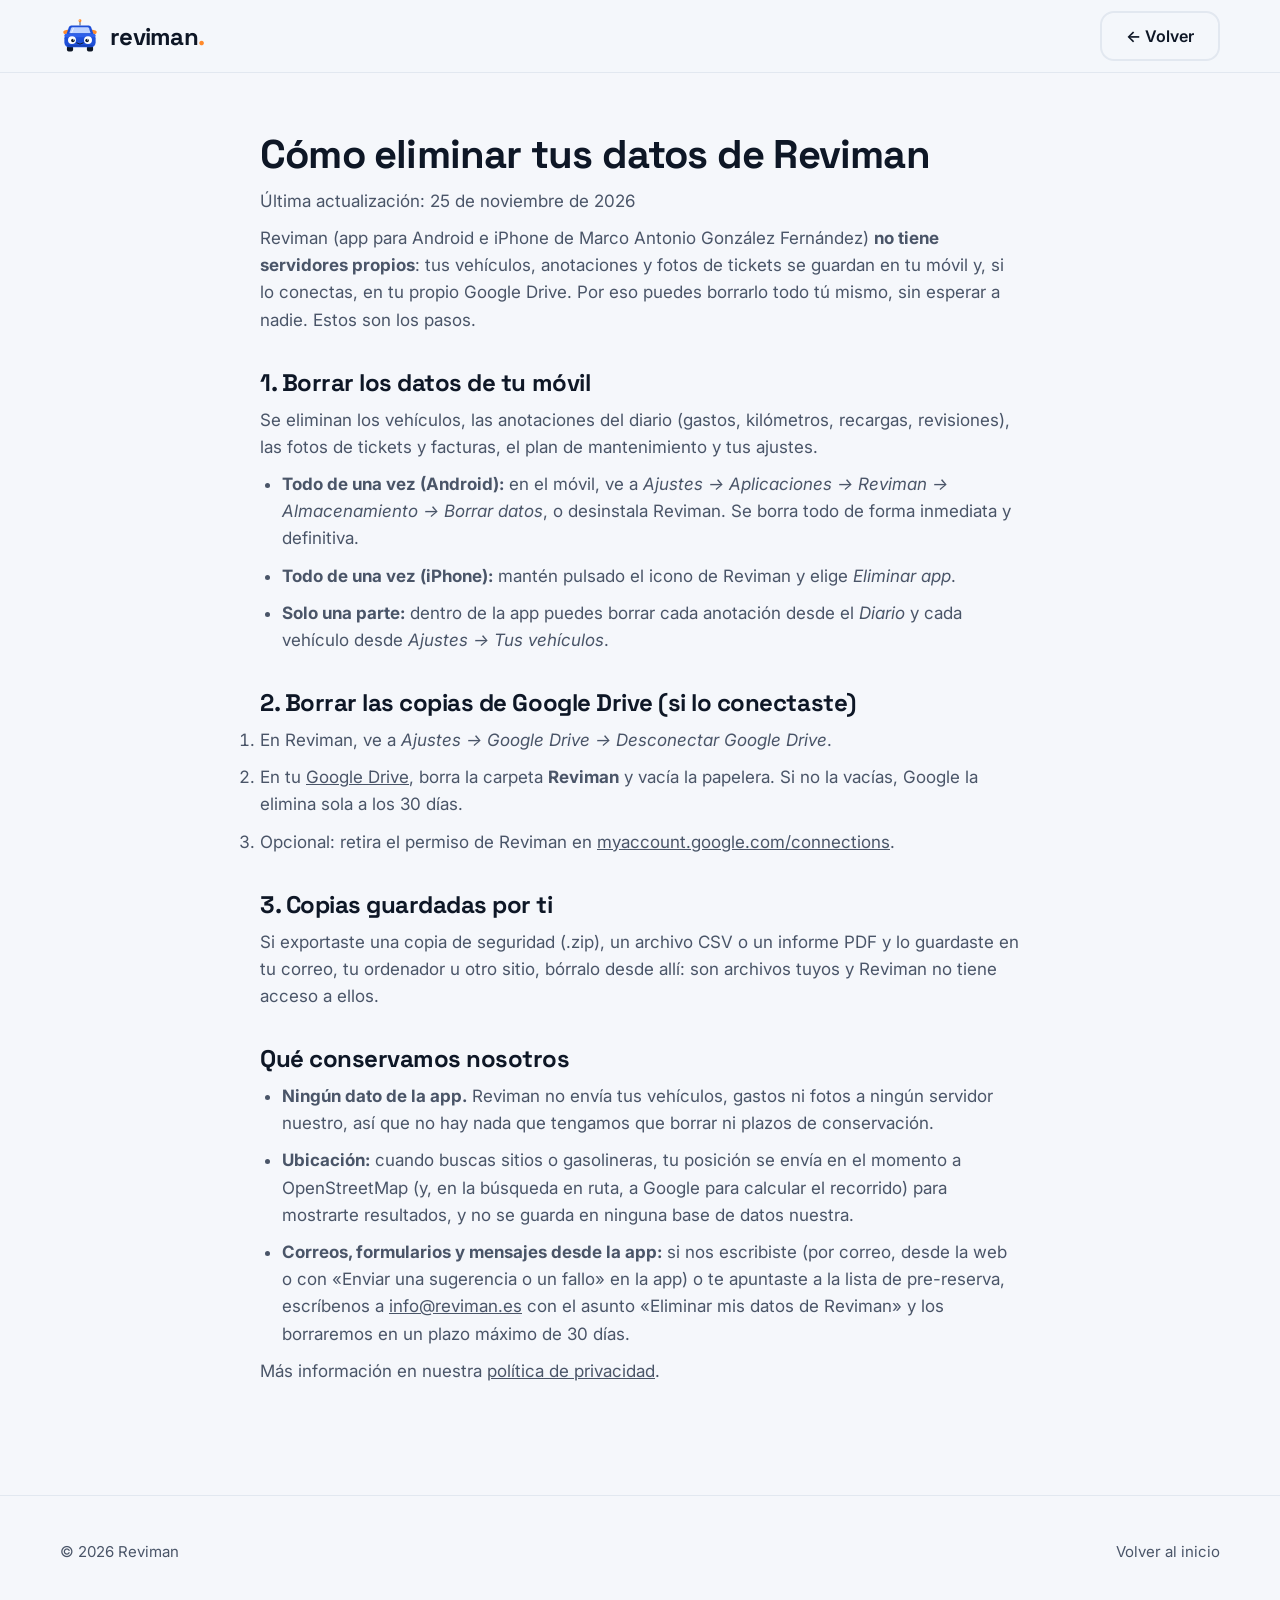
<file: eliminar-datos.html>
<!DOCTYPE html>
<html lang="es">
<head>
  <meta charset="utf-8">
  <meta name="viewport" content="width=device-width, initial-scale=1">
  <title>Eliminar tus datos de Reviman</title>
  <meta name="robots" content="noindex">
  <link rel="canonical" href="https://reviman.es/eliminar-datos.html">
  <link rel="icon" href="img/favicon.svg" type="image/svg+xml">
  <link rel="preconnect" href="https://fonts.googleapis.com">
  <link rel="preconnect" href="https://fonts.gstatic.com" crossorigin>
  <link href="https://fonts.googleapis.com/css2?family=Inter:wght@400;500;600;700&family=Space+Grotesk:wght@500;600;700&display=swap" rel="stylesheet">
  <link rel="stylesheet" href="css/estilos.css?v=20261121">
</head>
<body>
<header class="cabecera con-sombra">
  <div class="contenedor">
    <a href="index.html" class="logo"><img src="img/revi.svg" alt="" width="40"><span>reviman<span class="punto">.</span></span></a>
    <a href="index.html" class="btn btn-secundario">← Volver</a>
  </div>
</header>
<main class="legal">
  <h1>Cómo eliminar tus datos de Reviman</h1>
  <p>Última actualización: 25 de noviembre de 2026</p>
  <p>Reviman (app para Android e iPhone de Marco Antonio González Fernández) <strong>no tiene servidores propios</strong>: tus vehículos, anotaciones y fotos de tickets se guardan en tu móvil y, si lo conectas, en tu propio Google Drive. Por eso puedes borrarlo todo tú mismo, sin esperar a nadie. Estos son los pasos.</p>

  <h2>1. Borrar los datos de tu móvil</h2>
  <p>Se eliminan los vehículos, las anotaciones del diario (gastos, kilómetros, recargas, revisiones), las fotos de tickets y facturas, el plan de mantenimiento y tus ajustes.</p>
  <ul>
    <li><strong>Todo de una vez (Android):</strong> en el móvil, ve a <em>Ajustes → Aplicaciones → Reviman → Almacenamiento → Borrar datos</em>, o desinstala Reviman. Se borra todo de forma inmediata y definitiva.</li>
    <li><strong>Todo de una vez (iPhone):</strong> mantén pulsado el icono de Reviman y elige <em>Eliminar app</em>.</li>
    <li><strong>Solo una parte:</strong> dentro de la app puedes borrar cada anotación desde el <em>Diario</em> y cada vehículo desde <em>Ajustes → Tus vehículos</em>.</li>
  </ul>

  <h2>2. Borrar las copias de Google Drive (si lo conectaste)</h2>
  <ol>
    <li>En Reviman, ve a <em>Ajustes → Google Drive → Desconectar Google Drive</em>.</li>
    <li>En tu <a href="https://drive.google.com">Google Drive</a>, borra la carpeta <strong>Reviman</strong> y vacía la papelera. Si no la vacías, Google la elimina sola a los 30 días.</li>
    <li>Opcional: retira el permiso de Reviman en <a href="https://myaccount.google.com/connections">myaccount.google.com/connections</a>.</li>
  </ol>

  <h2>3. Copias guardadas por ti</h2>
  <p>Si exportaste una copia de seguridad (.zip), un archivo CSV o un informe PDF y lo guardaste en tu correo, tu ordenador u otro sitio, bórralo desde allí: son archivos tuyos y Reviman no tiene acceso a ellos.</p>

  <h2>Qué conservamos nosotros</h2>
  <ul>
    <li><strong>Ningún dato de la app.</strong> Reviman no envía tus vehículos, gastos ni fotos a ningún servidor nuestro, así que no hay nada que tengamos que borrar ni plazos de conservación.</li>
    <li><strong>Ubicación:</strong> cuando buscas sitios o gasolineras, tu posición se envía en el momento a OpenStreetMap (y, en la búsqueda en ruta, a Google para calcular el recorrido) para mostrarte resultados, y no se guarda en ninguna base de datos nuestra.</li>
    <li><strong>Correos, formularios y mensajes desde la app:</strong> si nos escribiste (por correo, desde la web o con «Enviar una sugerencia o un fallo» en la app) o te apuntaste a la lista de pre-reserva, escríbenos a <a href="mailto:info@reviman.es?subject=Eliminar%20mis%20datos%20de%20Reviman">info@reviman.es</a> con el asunto «Eliminar mis datos de Reviman» y los borraremos en un plazo máximo de 30 días.</li>
  </ul>

  <p>Más información en nuestra <a href="privacidad.html#app">política de privacidad</a>.</p>
</main>
<footer class="pie"><div class="contenedor"><span>© 2026 Reviman</span><a href="index.html">Volver al inicio</a></div></footer>
</body>
</html>
</file>
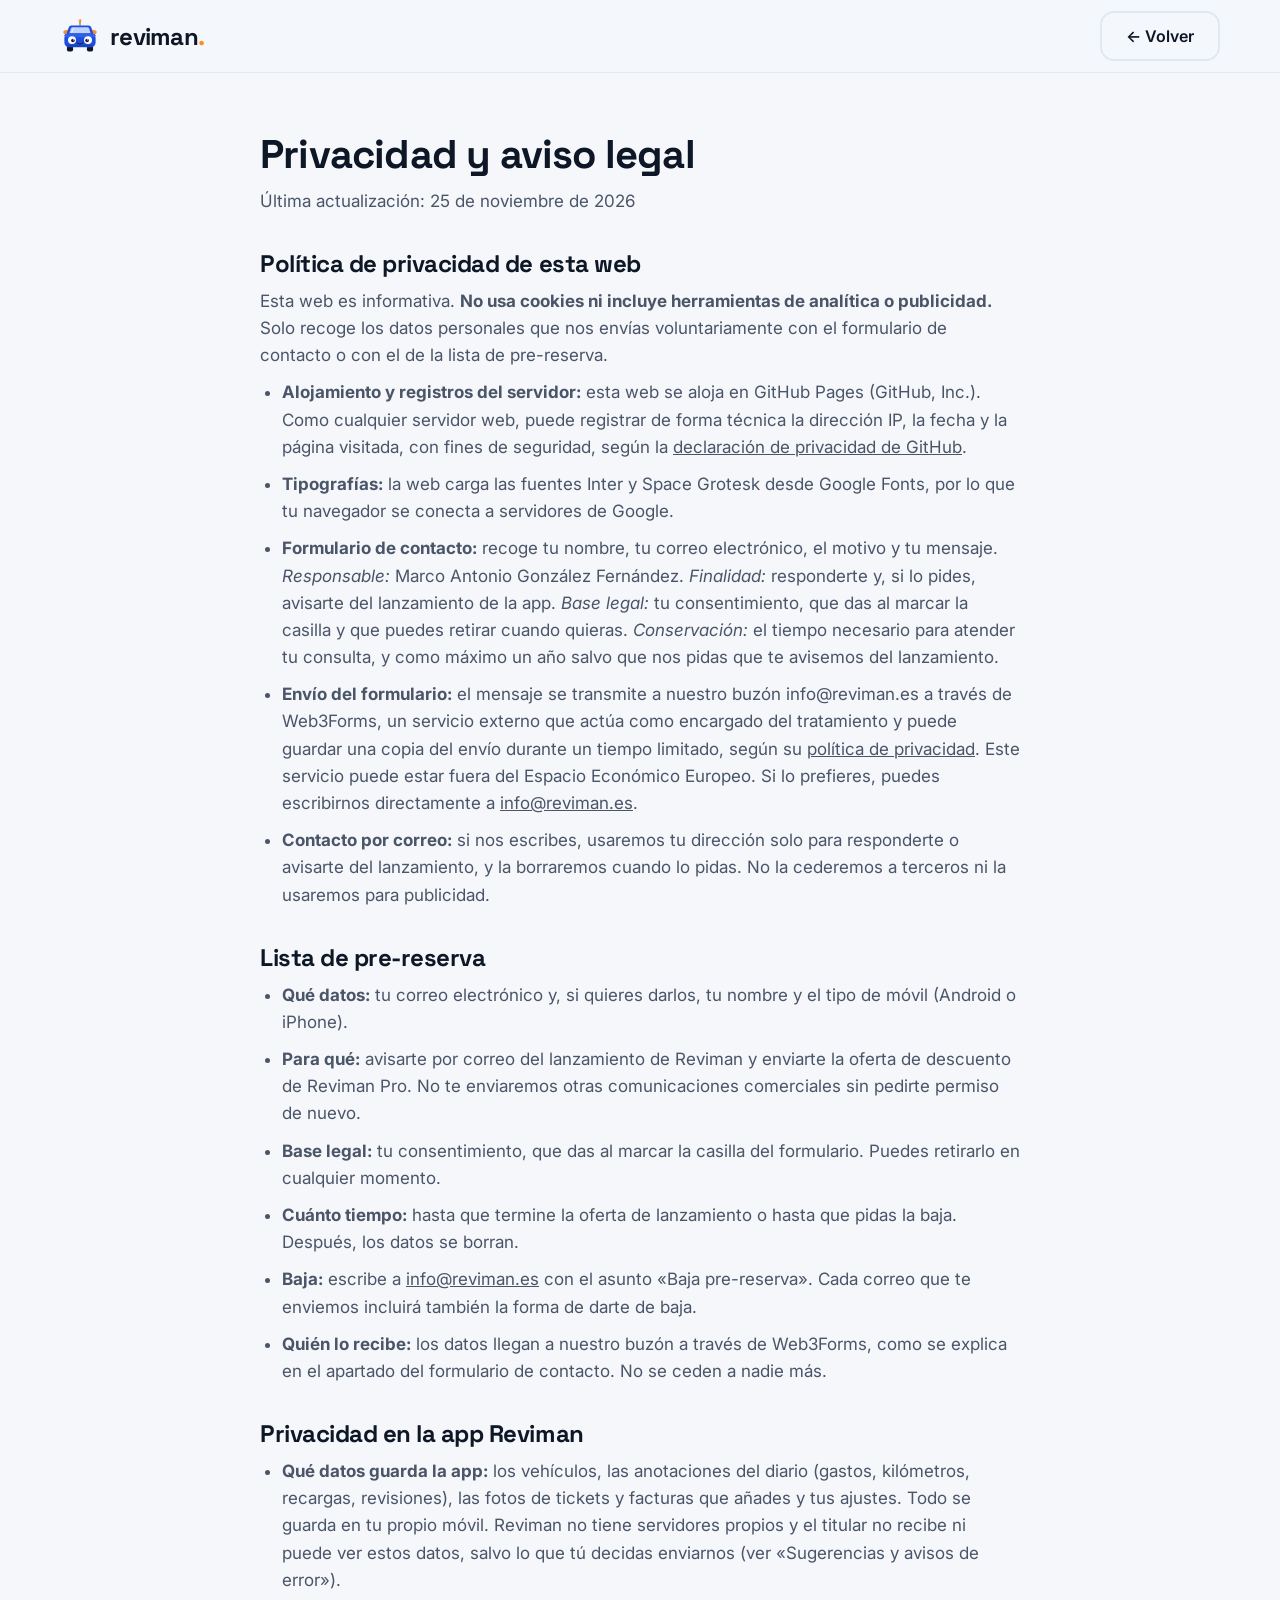
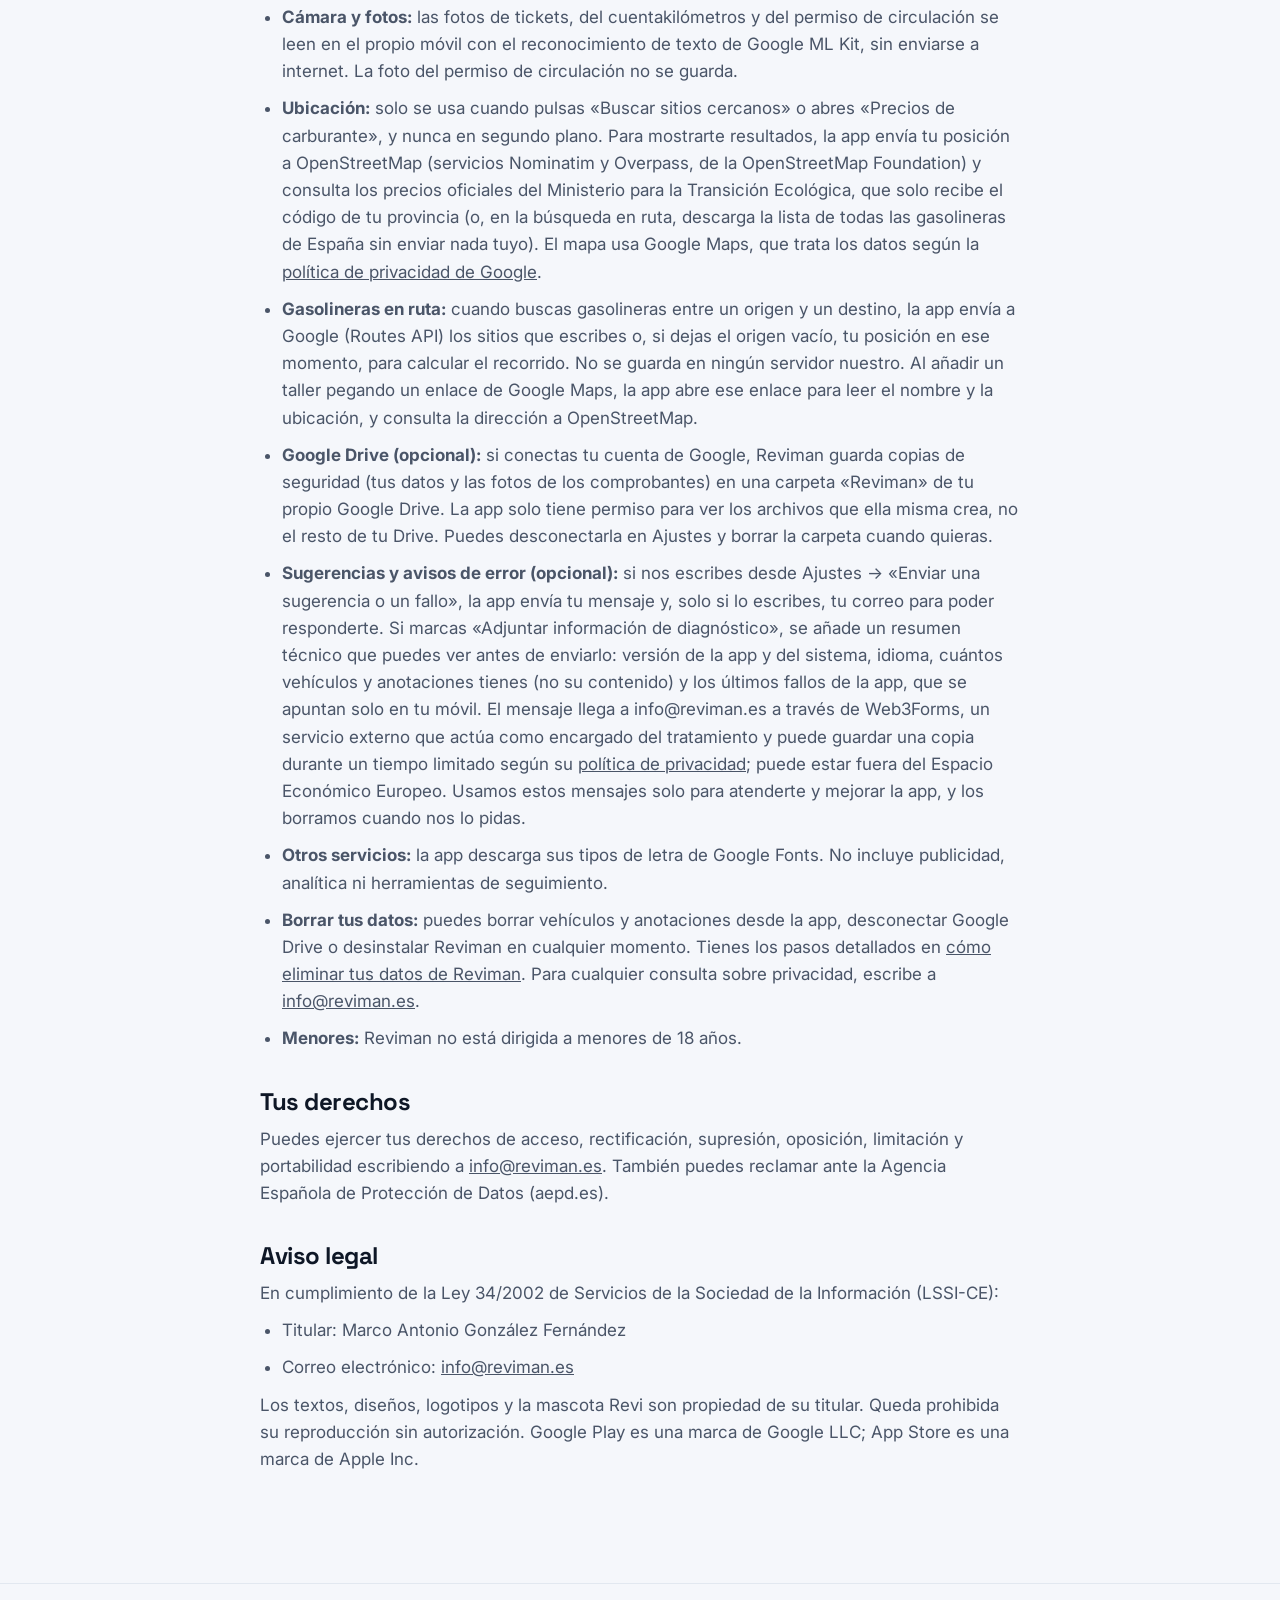
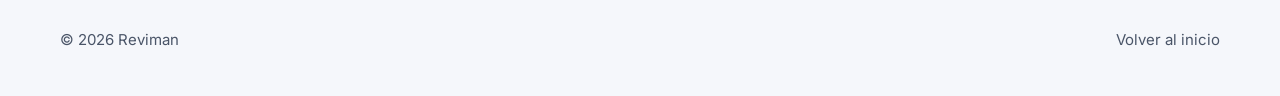
<file: privacidad.html>
<!DOCTYPE html>
<html lang="es">
<head>
  <meta charset="utf-8">
  <meta name="viewport" content="width=device-width, initial-scale=1">
  <title>Privacidad y aviso legal – Reviman</title>
  <meta name="robots" content="noindex">
  <link rel="canonical" href="https://reviman.es/privacidad.html">
  <link rel="icon" href="img/favicon.svg" type="image/svg+xml">
  <link rel="preconnect" href="https://fonts.googleapis.com">
  <link rel="preconnect" href="https://fonts.gstatic.com" crossorigin>
  <link href="https://fonts.googleapis.com/css2?family=Inter:wght@400;500;600;700&family=Space+Grotesk:wght@500;600;700&display=swap" rel="stylesheet">
  <link rel="stylesheet" href="css/estilos.css?v=20261121">
</head>
<body>
<header class="cabecera con-sombra">
  <div class="contenedor">
    <a href="index.html" class="logo"><img src="img/revi.svg" alt="" width="40"><span>reviman<span class="punto">.</span></span></a>
    <a href="index.html" class="btn btn-secundario">← Volver</a>
  </div>
</header>
<main class="legal">
  <h1>Privacidad y aviso legal</h1>
  <p>Última actualización: 25 de noviembre de 2026</p>

  <h2>Política de privacidad de esta web</h2>
  <p>Esta web es informativa. <strong>No usa cookies ni incluye herramientas de analítica o publicidad.</strong> Solo recoge los datos personales que nos envías voluntariamente con el formulario de contacto o con el de la lista de pre-reserva.</p>
  <ul>
    <li><strong>Alojamiento y registros del servidor:</strong> esta web se aloja en GitHub Pages (GitHub, Inc.). Como cualquier servidor web, puede registrar de forma técnica la dirección IP, la fecha y la página visitada, con fines de seguridad, según la <a href="https://docs.github.com/es/site-policy/privacy-policies/github-general-privacy-statement">declaración de privacidad de GitHub</a>.</li>
    <li><strong>Tipografías:</strong> la web carga las fuentes Inter y Space Grotesk desde Google Fonts, por lo que tu navegador se conecta a servidores de Google.</li>
    <li><strong>Formulario de contacto:</strong> recoge tu nombre, tu correo electrónico, el motivo y tu mensaje. <em>Responsable:</em> Marco Antonio González Fernández. <em>Finalidad:</em> responderte y, si lo pides, avisarte del lanzamiento de la app. <em>Base legal:</em> tu consentimiento, que das al marcar la casilla y que puedes retirar cuando quieras. <em>Conservación:</em> el tiempo necesario para atender tu consulta, y como máximo un año salvo que nos pidas que te avisemos del lanzamiento.</li>
    <li><strong>Envío del formulario:</strong> el mensaje se transmite a nuestro buzón info@reviman.es a través de Web3Forms, un servicio externo que actúa como encargado del tratamiento y puede guardar una copia del envío durante un tiempo limitado, según su <a href="https://web3forms.com/privacy">política de privacidad</a>. Este servicio puede estar fuera del Espacio Económico Europeo. Si lo prefieres, puedes escribirnos directamente a <a href="mailto:info@reviman.es">info@reviman.es</a>.</li>
    <li><strong>Contacto por correo:</strong> si nos escribes, usaremos tu dirección solo para responderte o avisarte del lanzamiento, y la borraremos cuando lo pidas. No la cederemos a terceros ni la usaremos para publicidad.</li>
  </ul>

  <h2 id="prereserva">Lista de pre-reserva</h2>
  <ul>
    <li><strong>Qué datos:</strong> tu correo electrónico y, si quieres darlos, tu nombre y el tipo de móvil (Android o iPhone).</li>
    <li><strong>Para qué:</strong> avisarte por correo del lanzamiento de Reviman y enviarte la oferta de descuento de Reviman Pro. No te enviaremos otras comunicaciones comerciales sin pedirte permiso de nuevo.</li>
    <li><strong>Base legal:</strong> tu consentimiento, que das al marcar la casilla del formulario. Puedes retirarlo en cualquier momento.</li>
    <li><strong>Cuánto tiempo:</strong> hasta que termine la oferta de lanzamiento o hasta que pidas la baja. Después, los datos se borran.</li>
    <li><strong>Baja:</strong> escribe a <a href="mailto:info@reviman.es">info@reviman.es</a> con el asunto «Baja pre-reserva». Cada correo que te enviemos incluirá también la forma de darte de baja.</li>
    <li><strong>Quién lo recibe:</strong> los datos llegan a nuestro buzón a través de Web3Forms, como se explica en el apartado del formulario de contacto. No se ceden a nadie más.</li>
  </ul>

  <h2 id="app">Privacidad en la app Reviman</h2>
  <ul>
    <li><strong>Qué datos guarda la app:</strong> los vehículos, las anotaciones del diario (gastos, kilómetros, recargas, revisiones), las fotos de tickets y facturas que añades y tus ajustes. Todo se guarda en tu propio móvil. Reviman no tiene servidores propios y el titular no recibe ni puede ver estos datos, salvo lo que tú decidas enviarnos (ver «Sugerencias y avisos de error»).</li>
    <li><strong>Cámara y fotos:</strong> las fotos de tickets, del cuentakilómetros y del permiso de circulación se leen en el propio móvil con el reconocimiento de texto de Google ML Kit, sin enviarse a internet. La foto del permiso de circulación no se guarda.</li>
    <li><strong>Ubicación:</strong> solo se usa cuando pulsas «Buscar sitios cercanos» o abres «Precios de carburante», y nunca en segundo plano. Para mostrarte resultados, la app envía tu posición a OpenStreetMap (servicios Nominatim y Overpass, de la OpenStreetMap Foundation) y consulta los precios oficiales del Ministerio para la Transición Ecológica, que solo recibe el código de tu provincia (o, en la búsqueda en ruta, descarga la lista de todas las gasolineras de España sin enviar nada tuyo). El mapa usa Google Maps, que trata los datos según la <a href="https://policies.google.com/privacy?hl=es">política de privacidad de Google</a>.</li>
    <li><strong>Gasolineras en ruta:</strong> cuando buscas gasolineras entre un origen y un destino, la app envía a Google (Routes API) los sitios que escribes o, si dejas el origen vacío, tu posición en ese momento, para calcular el recorrido. No se guarda en ningún servidor nuestro. Al añadir un taller pegando un enlace de Google Maps, la app abre ese enlace para leer el nombre y la ubicación, y consulta la dirección a OpenStreetMap.</li>
    <li><strong>Google Drive (opcional):</strong> si conectas tu cuenta de Google, Reviman guarda copias de seguridad (tus datos y las fotos de los comprobantes) en una carpeta «Reviman» de tu propio Google Drive. La app solo tiene permiso para ver los archivos que ella misma crea, no el resto de tu Drive. Puedes desconectarla en Ajustes y borrar la carpeta cuando quieras.</li>
    <li><strong>Sugerencias y avisos de error (opcional):</strong> si nos escribes desde Ajustes → «Enviar una sugerencia o un fallo», la app envía tu mensaje y, solo si lo escribes, tu correo para poder responderte. Si marcas «Adjuntar información de diagnóstico», se añade un resumen técnico que puedes ver antes de enviarlo: versión de la app y del sistema, idioma, cuántos vehículos y anotaciones tienes (no su contenido) y los últimos fallos de la app, que se apuntan solo en tu móvil. El mensaje llega a info@reviman.es a través de Web3Forms, un servicio externo que actúa como encargado del tratamiento y puede guardar una copia durante un tiempo limitado según su <a href="https://web3forms.com/privacy">política de privacidad</a>; puede estar fuera del Espacio Económico Europeo. Usamos estos mensajes solo para atenderte y mejorar la app, y los borramos cuando nos lo pidas.</li>
    <li><strong>Otros servicios:</strong> la app descarga sus tipos de letra de Google Fonts. No incluye publicidad, analítica ni herramientas de seguimiento.</li>
    <li><strong>Borrar tus datos:</strong> puedes borrar vehículos y anotaciones desde la app, desconectar Google Drive o desinstalar Reviman en cualquier momento. Tienes los pasos detallados en <a href="eliminar-datos.html">cómo eliminar tus datos de Reviman</a>. Para cualquier consulta sobre privacidad, escribe a <a href="mailto:info@reviman.es">info@reviman.es</a>.</li>
    <li><strong>Menores:</strong> Reviman no está dirigida a menores de 18 años.</li>
  </ul>

  <h2>Tus derechos</h2>
  <p>Puedes ejercer tus derechos de acceso, rectificación, supresión, oposición, limitación y portabilidad escribiendo a <a href="mailto:info@reviman.es">info@reviman.es</a>. También puedes reclamar ante la Agencia Española de Protección de Datos (aepd.es).</p>

  <h2 id="aviso-legal">Aviso legal</h2>
  <p>En cumplimiento de la Ley 34/2002 de Servicios de la Sociedad de la Información (LSSI-CE):</p>
  <ul>
    <li>Titular: Marco Antonio González Fernández</li>
    <li>Correo electrónico: <a href="mailto:info@reviman.es">info@reviman.es</a></li>
  </ul>
  <p>Los textos, diseños, logotipos y la mascota Revi son propiedad de su titular. Queda prohibida su reproducción sin autorización. Google Play es una marca de Google LLC; App Store es una marca de Apple Inc.</p>
</main>
<footer class="pie"><div class="contenedor"><span>© 2026 Reviman</span><a href="index.html">Volver al inicio</a></div></footer>
</body>
</html>
</file>
<file: css/estilos.css>
/* ==========================================================
   Reviman – web promocional
   Paleta e identidad visual v1 (16/11/2026)
   ========================================================== */
:root {
  --azul: #1E4FD8;
  --azul-osc: #163FB0;
  --azul-claro: #E8EEFF;
  --naranja: #FF8A2A;
  --naranja-claro: #FFF1E5;
  --tinta: #0E1726;
  --gris: #4A5568;
  --verde: #1F9D6B;
  --fondo: #F5F7FB;
  --blanco: #FFFFFF;
  --borde: #E2E8F0;
  --sombra: 0 10px 30px -12px rgba(14, 23, 38, .18);
  --sombra-xl: 0 30px 60px -20px rgba(14, 23, 38, .35);
  --radio: 20px;
  --f-titulo: "Space Grotesk", system-ui, -apple-system, "Segoe UI", Arial, sans-serif;
  --f-texto: "Inter", system-ui, -apple-system, "Segoe UI", Arial, sans-serif;
  --max: 1160px;
}

@media (prefers-color-scheme: dark) {
  :root {
    --fondo: #0B1220;
    --blanco: #121B2E;
    --tinta: #EEF2FA;
    --gris: #A9B4C7;
    --borde: #22304A;
    --azul-claro: #17254A;
    --naranja-claro: #2B1D10;
    --sombra: 0 10px 30px -12px rgba(0, 0, 0, .6);
  }
}

* { box-sizing: border-box; margin: 0; padding: 0; }
html { scroll-behavior: smooth; scroll-padding-top: 80px; }
body {
  font-family: var(--f-texto);
  color: var(--tinta);
  background: var(--fondo);
  line-height: 1.6;
  font-size: 17px;
  -webkit-font-smoothing: antialiased;
  overflow-x: hidden;
}
img, svg { max-width: 100%; display: block; }
a { color: inherit; }
h1, h2, h3 { font-family: var(--f-titulo); line-height: 1.12; letter-spacing: -.02em; }
.contenedor { width: min(var(--max), 100% - 40px); margin-inline: auto; }
.saltar { position: absolute; left: -999px; top: 8px; background: var(--azul); color: #fff; padding: 8px 14px; border-radius: 8px; z-index: 100; }
.saltar:focus { left: 8px; }
:focus-visible { outline: 3px solid var(--naranja); outline-offset: 3px; border-radius: 6px; }

/* ---------- Botones ---------- */
.btn {
  display: inline-flex; align-items: center; gap: 10px;
  font: 600 16px/1 var(--f-texto);
  padding: 15px 24px; border-radius: 14px; border: 0; cursor: pointer;
  text-decoration: none; transition: transform .15s, box-shadow .15s, background .15s;
  min-height: 48px;
}
.btn:hover { transform: translateY(-2px); }
.btn-primario { background: var(--azul); color: #fff; box-shadow: 0 10px 24px -10px rgba(30, 79, 216, .8); }
.btn-primario:hover { background: var(--azul-osc); }
.btn-secundario { background: transparent; color: var(--tinta); border: 2px solid var(--borde); }
.btn-secundario:hover { border-color: var(--azul); }
.btn-tienda {
  background: #0E1726; color: #fff; padding: 10px 20px 10px 16px; text-align: left;
  border: 1px solid rgba(255,255,255,.15);
}
.btn-tienda small { display: block; font-size: 11px; font-weight: 500; opacity: .75; margin-bottom: 3px; letter-spacing: .02em; }
.btn-tienda strong { font-size: 17px; font-family: var(--f-titulo); }
.btn-tienda svg { width: 26px; height: 26px; flex: none; }
.btn-tienda[aria-disabled="true"] { cursor: default; }
.btn-tienda[aria-disabled="true"]:hover { transform: none; }

/* ---------- Cabecera ---------- */
.cabecera {
  position: sticky; top: 0; z-index: 50;
  background: color-mix(in srgb, var(--fondo) 82%, transparent);
  backdrop-filter: saturate(160%) blur(14px);
  -webkit-backdrop-filter: saturate(160%) blur(14px);
  border-bottom: 1px solid transparent; transition: border-color .2s;
}
.cabecera.con-sombra { border-bottom-color: var(--borde); }
.cabecera .contenedor { display: flex; align-items: center; justify-content: space-between; height: 72px; }
.logo { display: flex; align-items: center; gap: 10px; text-decoration: none; font: 700 24px var(--f-titulo); letter-spacing: -.03em; }
.logo img { width: 40px; }
.logo .punto { color: var(--naranja); }
.menu { display: flex; gap: 6px; align-items: center; list-style: none; }
.menu a { text-decoration: none; font-weight: 500; font-size: 15px; padding: 10px 14px; border-radius: 10px; color: var(--gris); }
.menu a:hover { color: var(--tinta); background: var(--azul-claro); }
.menu .btn { color: #fff; padding: 12px 18px; margin-left: 8px; }
.menu .btn:hover { background: var(--azul-osc); }
.boton-menu { display: none; background: none; border: 0; width: 48px; height: 48px; cursor: pointer; color: var(--tinta); }

@media (max-width: 880px) {
  .boton-menu { display: grid; place-items: center; }
  .menu {
    position: absolute; top: 72px; left: 0; right: 0; flex-direction: column; align-items: stretch;
    background: var(--blanco); border-bottom: 1px solid var(--borde); padding: 12px 20px 20px;
    display: none; box-shadow: var(--sombra);
  }
  .menu.abierto { display: flex; }
  .menu a { padding: 14px; font-size: 17px; }
  .menu .btn { margin: 8px 0 0; justify-content: center; }
}

/* ---------- Hero ---------- */
.hero { position: relative; padding: 64px 0 90px; overflow: hidden; }
.hero::before {
  content: ""; position: absolute; inset: -30% -10% auto auto; width: 720px; height: 720px;
  background: radial-gradient(circle, rgba(30,79,216,.20), transparent 65%); z-index: -1;
}
.hero::after {
  content: ""; position: absolute; left: -200px; bottom: -260px; width: 560px; height: 560px;
  background: radial-gradient(circle, rgba(255,138,42,.16), transparent 65%); z-index: -1;
}
.hero .contenedor { display: grid; grid-template-columns: 1.05fr .95fr; gap: 48px; align-items: center; }
.etiqueta {
  display: inline-flex; align-items: center; gap: 8px; font-size: 14px; font-weight: 600;
  background: var(--naranja-claro); color: #B4530B; padding: 7px 14px; border-radius: 999px; margin-bottom: 22px;
}
@media (prefers-color-scheme: dark) { .etiqueta { color: #FFB577; } }
.etiqueta .piloto { width: 8px; height: 8px; border-radius: 50%; background: var(--naranja); animation: latido 1.6s infinite; }
@keyframes latido { 50% { box-shadow: 0 0 0 6px rgba(255,138,42,.25); } }
.hero h1 { font-size: clamp(40px, 6vw, 68px); margin-bottom: 22px; }
.hero h1 .resalte { color: var(--azul); position: relative; white-space: nowrap; }
@media (prefers-color-scheme: dark) { .hero h1 .resalte, .titulo-seccion .resalte { color: #7FA0FF; } }
.hero h1 .resalte::after {
  content: ""; position: absolute; left: 0; right: 0; bottom: 4px; height: 10px; border-radius: 6px;
  background: var(--naranja); opacity: .35; z-index: -1;
}
.hero .entradilla { font-size: clamp(18px, 2vw, 21px); color: var(--gris); max-width: 560px; margin-bottom: 32px; }
.hero .acciones { display: flex; flex-wrap: wrap; gap: 14px; margin-bottom: 34px; }
.ventajas-rapidas { display: flex; flex-wrap: wrap; gap: 10px 22px; list-style: none; color: var(--gris); font-size: 15px; font-weight: 500; }
.ventajas-rapidas li { display: flex; align-items: center; gap: 8px; }
.ventajas-rapidas svg { width: 20px; color: var(--verde); }

@media (max-width: 880px) {
  .hero { padding-top: 36px; }
  .hero .contenedor { grid-template-columns: 1fr; }
  .hero .escena { order: -1; }
}

/* ---------- Teléfono simulado ---------- */
.escena { position: relative; display: grid; place-items: center; min-height: 600px; }
.telefono {
  width: 300px; height: 610px; border-radius: 46px; background: #0E1726; padding: 12px;
  box-shadow: var(--sombra-xl), inset 0 0 0 2px #2A3550; position: relative; z-index: 2;
  transform: rotate(-3deg);
}
.telefono .pantalla {
  width: 100%; height: 100%; border-radius: 36px; background: #F5F7FB; overflow: hidden; position: relative;
  color: #0E1726; font-size: 13px;
}
.telefono .isla { position: absolute; top: 10px; left: 50%; translate: -50% 0; width: 90px; height: 26px; background: #0E1726; border-radius: 20px; z-index: 3; }
.app-barra { display: flex; justify-content: space-between; padding: 14px 22px 0; font-weight: 600; font-size: 12px; }
.app-cab { padding: 26px 18px 10px; display: flex; justify-content: space-between; align-items: center; }
.app-cab h4 { font: 700 22px var(--f-titulo); letter-spacing: -.02em; }
.app-cab .avatar { width: 34px; height: 34px; border-radius: 50%; background: var(--naranja); display: grid; place-items: center; color: #0E1726; font-weight: 700; }
.app-tarjeta {
  margin: 4px 14px 12px; border-radius: 22px; padding: 16px; color: #fff;
  background: linear-gradient(140deg, #1E4FD8, #3A6BFF);
  box-shadow: 0 12px 24px -12px rgba(30,79,216,.8);
}
.app-tarjeta .fila { display: flex; justify-content: space-between; align-items: flex-start; }
.app-tarjeta .modelo { font: 700 17px var(--f-titulo); }
.app-tarjeta .matricula { font-size: 11px; opacity: .8; }
.app-tarjeta .km { font: 700 28px var(--f-titulo); margin: 10px 0 2px; letter-spacing: -.02em; }
.app-tarjeta .km span { font-size: 13px; font-weight: 500; opacity: .8; }
.app-aviso { display: flex; gap: 8px; align-items: center; background: #FF8A2A; color: #0E1726; padding: 8px 10px; border-radius: 12px; font-weight: 600; font-size: 12px; margin-top: 10px; }
.app-mini { display: grid; grid-template-columns: 1fr 1fr; gap: 10px; margin: 0 14px 12px; }
.app-mini div { background: #fff; border-radius: 16px; padding: 10px 12px; box-shadow: 0 2px 8px rgba(14,23,38,.06); }
.app-mini small { color: #4A5568; font-size: 11px; display: block; }
.app-mini b { font: 700 18px var(--f-titulo); }
.app-titulo { padding: 4px 18px 6px; font-weight: 700; font-size: 13px; color: #4A5568; text-transform: uppercase; letter-spacing: .06em; font-size: 11px; }
.app-diario { list-style: none; margin: 0 14px; background: #fff; border-radius: 18px; padding: 4px 12px; box-shadow: 0 2px 8px rgba(14,23,38,.06); }
.app-diario li { display: flex; align-items: center; gap: 10px; padding: 9px 0; border-bottom: 1px solid #EDF1F7; }
.app-diario li:last-child { border: 0; }
.app-diario .ico { width: 32px; height: 32px; border-radius: 10px; display: grid; place-items: center; font-size: 16px; flex: none; }
.app-diario .txt { flex: 1; line-height: 1.25; min-width: 0; }
.app-diario .txt small { display: block; white-space: nowrap; overflow: hidden; text-overflow: ellipsis; }
.app-diario .txt b { display: block; font-size: 13px; }
.app-diario .txt small { color: #4A5568; font-size: 11px; }
.app-diario .imp { font-weight: 700; font-size: 12px; white-space: nowrap; }
.app-fab { position: absolute; right: 18px; bottom: 74px; width: 54px; height: 54px; border-radius: 18px; background: #1E4FD8; color: #fff; display: grid; place-items: center; font-size: 30px; box-shadow: 0 10px 20px -6px rgba(30,79,216,.8); }
.app-nav { position: absolute; left: 0; right: 0; bottom: 0; height: 62px; background: #fff; display: flex; justify-content: space-around; align-items: center; border-top: 1px solid #EDF1F7; font-size: 10px; color: #4A5568; }
.app-nav span { display: grid; justify-items: center; gap: 2px; }
.app-nav span.act { color: #1E4FD8; font-weight: 700; }
.app-nav i { font-style: normal; font-size: 18px; }

.flotante {
  position: absolute; z-index: 3; background: var(--blanco); border: 1px solid var(--borde);
  border-radius: 18px; padding: 12px 16px; box-shadow: var(--sombra); display: flex; gap: 12px; align-items: center;
  font-size: 14px; animation: flotar 6s ease-in-out infinite;
}
.flotante b { display: block; font-family: var(--f-titulo); font-size: 16px; }
.flotante small { color: var(--gris); }
.flotante .circ { width: 40px; height: 40px; border-radius: 12px; display: grid; place-items: center; font-size: 20px; flex: none; }
.flotante.f1 { top: 64px; left: -90px; }
.flotante.f2 { bottom: 120px; right: -14px; animation-delay: -3s; }
.revi-hero { position: absolute; width: 150px; bottom: 6px; left: 0; z-index: 4; animation: botar 4s ease-in-out infinite; filter: drop-shadow(0 14px 14px rgba(14,23,38,.25)); }
@keyframes flotar { 50% { transform: translateY(-12px); } }
@keyframes botar { 50% { transform: translateY(-8px) rotate(-3deg); } }
@media (max-width: 520px) {
  .escena { min-height: 560px; transform: scale(.92); }
  .flotante.f1 { left: 0; top: 10px; }
  .flotante.f2 { display: none; }
  .revi-hero { width: 110px; }
}

/* ---------- Secciones ---------- */
section { padding: 96px 0; }
.titulo-seccion { text-align: center; max-width: 720px; margin: 0 auto 56px; }
.antetitulo { display: inline-block; font-weight: 700; color: #B4530B; text-transform: uppercase; letter-spacing: .12em; font-size: 13px; margin-bottom: 12px; }
@media (prefers-color-scheme: dark) { .antetitulo { color: var(--naranja); } }
.datos .antetitulo { color: var(--naranja); }
.titulo-seccion h2 { font-size: clamp(32px, 4.4vw, 48px); margin-bottom: 16px; }
.titulo-seccion h2 .resalte { color: var(--azul); }
.titulo-seccion p { color: var(--gris); font-size: 19px; }

/* Problema */
.problema { background: var(--blanco); }
.dolores { display: grid; grid-template-columns: repeat(3, 1fr); gap: 20px; }
.dolor { padding: 28px; border-radius: var(--radio); background: var(--fondo); border: 1px solid var(--borde); }
.dolor .emoji { font-size: 34px; margin-bottom: 14px; }
.dolor h3 { font-size: 20px; margin-bottom: 8px; }
.dolor p { color: var(--gris); font-size: 16px; }
.solucion-frase { text-align: center; margin-top: 46px; font: 600 clamp(20px, 2.4vw, 26px)/1.4 var(--f-titulo); }
.solucion-frase span { color: var(--azul); }
@media (prefers-color-scheme: dark) { .solucion-frase span { color: #7FA0FF; } }
@media (max-width: 880px) { .dolores { grid-template-columns: 1fr; } }

/* Cómo funciona */
.pasos { display: grid; grid-template-columns: repeat(3, 1fr); gap: 24px; counter-reset: paso; position: relative; }
.paso { background: var(--blanco); border: 1px solid var(--borde); border-radius: var(--radio); padding: 32px 28px; position: relative; box-shadow: var(--sombra); }
.paso .num { width: 48px; height: 48px; border-radius: 14px; background: var(--azul); color: #fff; display: grid; place-items: center; font: 700 22px var(--f-titulo); margin-bottom: 20px; }
.paso:nth-child(2) .num { background: var(--naranja); color: #0E1726; }
.paso:nth-child(3) .num { background: var(--verde); }
.paso h3 { font-size: 22px; margin-bottom: 10px; }
.paso p { color: var(--gris); }
.paso .tiempo { display: inline-block; margin-top: 14px; font-size: 13px; font-weight: 600; color: var(--azul); background: var(--azul-claro); padding: 5px 10px; border-radius: 8px; }
@media (prefers-color-scheme: dark) { .paso .tiempo { color: #9DB6FF; } }
@media (max-width: 880px) { .pasos { grid-template-columns: 1fr; } }

/* Funciones */
.funciones { background: var(--blanco); }
.rejilla { display: grid; grid-template-columns: repeat(3, 1fr); gap: 20px; }
.funcion { padding: 30px; border-radius: var(--radio); border: 1px solid var(--borde); background: var(--fondo); transition: transform .2s, box-shadow .2s, border-color .2s; }
.funcion:hover { transform: translateY(-4px); box-shadow: var(--sombra); border-color: transparent; }
.funcion .icono { width: 54px; height: 54px; border-radius: 16px; display: grid; place-items: center; margin-bottom: 18px; background: var(--azul-claro); color: var(--azul); }
@media (prefers-color-scheme: dark) { .funcion .icono { color: #9DB6FF; } }
.funcion .icono svg { width: 28px; height: 28px; }
.funcion.destacada { grid-column: span 2; background: linear-gradient(135deg, var(--azul), #3A6BFF); color: #fff; border: 0; display: grid; grid-template-columns: 1fr 1fr; gap: 20px; align-items: center; }
.funcion.destacada p { color: rgba(255,255,255,.85); }
.funcion.destacada .icono { background: rgba(255,255,255,.18); color: #fff; }
.funcion h3 { font-size: 21px; margin-bottom: 8px; }
.funcion p { color: var(--gris); font-size: 16px; }
.chip { display: inline-block; font-size: 12px; font-weight: 700; padding: 4px 10px; border-radius: 999px; background: var(--naranja-claro); color: #B4530B; margin-left: 6px; vertical-align: middle; }
@media (prefers-color-scheme: dark) { .chip { color: #FFB577; } }
.lista-check { list-style: none; display: grid; gap: 8px; font-size: 15px; }
.lista-check li { display: flex; gap: 10px; align-items: flex-start; background: rgba(255,255,255,.12); padding: 10px 14px; border-radius: 12px; }
@media (max-width: 960px) { .rejilla { grid-template-columns: 1fr 1fr; } .funcion.destacada { grid-template-columns: 1fr; } }
@media (max-width: 640px) { .rejilla { grid-template-columns: 1fr; } .funcion.destacada { grid-column: auto; } }

/* Demo escáner */
.demo .contenedor { display: grid; grid-template-columns: 1fr 1fr; gap: 56px; align-items: center; }
.demo-textos h2 { font-size: clamp(30px, 4vw, 44px); margin-bottom: 16px; }
.demo-textos p { color: var(--gris); font-size: 18px; margin-bottom: 22px; }
.pestanas { display: inline-flex; background: var(--blanco); border: 1px solid var(--borde); border-radius: 14px; padding: 4px; margin-bottom: 22px; }
.pestanas button { border: 0; background: none; padding: 11px 18px; border-radius: 10px; font: 600 15px var(--f-texto); color: var(--gris); cursor: pointer; min-height: 44px; }
.pestanas button[aria-selected="true"] { background: var(--azul); color: #fff; }
.campos { display: grid; gap: 10px; margin-bottom: 24px; }
.campo { display: flex; justify-content: space-between; align-items: center; background: var(--blanco); border: 1px solid var(--borde); border-radius: 14px; padding: 13px 16px; opacity: .35; transform: translateX(-8px); transition: opacity .35s, transform .35s, border-color .35s; }
.campo.visto { opacity: 1; transform: none; border-color: color-mix(in srgb, var(--verde) 50%, var(--borde)); }
.campo span { color: var(--gris); font-size: 15px; }
.campo b { font-family: var(--f-titulo); font-size: 17px; display: flex; align-items: center; gap: 8px; }
.campo b::after { content: "✓"; color: var(--verde); font-size: 15px; opacity: 0; transition: opacity .3s; }
.campo.visto b::after { opacity: 1; }

.visor { position: relative; background: #0E1726; border-radius: 32px; padding: 34px; min-height: 470px; display: grid; place-items: center; overflow: hidden; box-shadow: var(--sombra-xl); }
.visor::before { content: ""; position: absolute; inset: 0; background: radial-gradient(circle at 30% 20%, rgba(30,79,216,.45), transparent 60%); }
.marco-guia { position: absolute; inset: 26px; border-radius: 22px; pointer-events: none; z-index: 3;
  background:
    linear-gradient(#FF8A2A,#FF8A2A) top left / 34px 4px, linear-gradient(#FF8A2A,#FF8A2A) top left / 4px 34px,
    linear-gradient(#FF8A2A,#FF8A2A) top right / 34px 4px, linear-gradient(#FF8A2A,#FF8A2A) top right / 4px 34px,
    linear-gradient(#FF8A2A,#FF8A2A) bottom left / 34px 4px, linear-gradient(#FF8A2A,#FF8A2A) bottom left / 4px 34px,
    linear-gradient(#FF8A2A,#FF8A2A) bottom right / 34px 4px, linear-gradient(#FF8A2A,#FF8A2A) bottom right / 4px 34px;
  background-repeat: no-repeat; }
.linea-escaneo { position: absolute; left: 30px; right: 30px; height: 3px; background: var(--naranja); box-shadow: 0 0 18px 4px rgba(255,138,42,.7); top: 30px; z-index: 4; opacity: 0; }
.visor.escaneando .linea-escaneo { animation: barrido 1.6s ease-in-out; }
@keyframes barrido { 0% { top: 30px; opacity: 1; } 90% { opacity: 1; } 100% { top: calc(100% - 30px); opacity: 0; } }

.ticket {
  position: relative; z-index: 2; width: 250px; background: #FFFDF8; color: #222; font: 13px/1.5 "Courier New", monospace;
  padding: 22px 20px 26px; transform: rotate(2deg); box-shadow: 0 20px 40px -10px rgba(0,0,0,.6);
  -webkit-mask: radial-gradient(circle at 8px 100%, transparent 7px, #000 7.5px) -8px 0 / 16px 100% repeat-x;
          mask: radial-gradient(circle at 8px 100%, transparent 7px, #000 7.5px) -8px 0 / 16px 100% repeat-x;
}
.ticket .c { text-align: center; }
.ticket hr { border: 0; border-top: 1px dashed #999; margin: 8px 0; }
.ticket .r { display: flex; justify-content: space-between; }
.ticket mark { background: transparent; color: inherit; border-radius: 3px; transition: background .3s, box-shadow .3s; }
.visor.leido .ticket mark { background: rgba(255,138,42,.35); box-shadow: 0 0 0 2px rgba(255,138,42,.6); }

.cuadro { position: relative; z-index: 2; width: 340px; max-width: 100%; aspect-ratio: 1.6; border-radius: 160px 160px 40px 40px; background: radial-gradient(circle at 50% 120%, #1a2438, #05080f); border: 6px solid #2A3550; display: grid; place-items: center; box-shadow: inset 0 0 40px rgba(0,0,0,.8); }
.lcd { width: 72%; background: #9FB89A; border-radius: 10px; padding: 10px 14px; font-family: "Courier New", monospace; color: #1b2a1a; box-shadow: inset 0 2px 8px rgba(0,0,0,.35); margin-top: 40px; }
.lcd .r { display: flex; justify-content: space-between; font-size: 14px; font-weight: 700; }
.lcd .odo { font-size: 30px; font-weight: 700; letter-spacing: 3px; text-align: right; }
.lcd mark { background: transparent; color: inherit; border-radius: 4px; transition: background .3s, box-shadow .3s, text-decoration .3s; }
.visor.leido .lcd mark.si { background: rgba(255,138,42,.45); box-shadow: 0 0 0 2px #FF8A2A; }
.visor.leido .lcd mark.no { text-decoration: line-through; text-decoration-color: #c0392b; text-decoration-thickness: 2px; opacity: .55; }
.aguja { position: absolute; top: 24px; left: 50%; width: 4px; height: 70px; background: var(--naranja); transform-origin: bottom center; translate: -50% 0; rotate: -40deg; border-radius: 4px; }
.cuadro .marcas { position: absolute; top: 14px; left: 50%; translate: -50% 0; color: #8b98b5; font-size: 11px; letter-spacing: 22px; }
.oculto { display: none !important; }
@media (max-width: 880px) { .demo .contenedor { grid-template-columns: 1fr; } .visor { min-height: 400px; } }

/* Mantenimiento */
.mantenimiento { background: var(--blanco); }
.mant .contenedor { }
.mant-grid { display: grid; grid-template-columns: .9fr 1.1fr; gap: 56px; align-items: center; }
.plan { background: var(--fondo); border: 1px solid var(--borde); border-radius: 26px; padding: 24px; box-shadow: var(--sombra); }
.plan-item { display: grid; grid-template-columns: 44px 1fr auto; gap: 14px; align-items: center; padding: 14px 6px; border-bottom: 1px solid var(--borde); }
.plan-item:last-child { border: 0; }
.plan-item .ico { width: 44px; height: 44px; border-radius: 14px; display: grid; place-items: center; font-size: 22px; background: var(--blanco); border: 1px solid var(--borde); }
.plan-item b { display: block; font-size: 16px; }
.plan-item small { color: var(--gris); font-size: 14px; }
.barra { height: 7px; border-radius: 9px; background: var(--borde); margin-top: 7px; overflow: hidden; }
.barra i { display: block; height: 100%; border-radius: 9px; width: 0; transition: width 1.2s ease; }
.estado { font-size: 13px; font-weight: 700; padding: 6px 10px; border-radius: 9px; white-space: nowrap; }
.estado.ok { background: color-mix(in srgb, var(--verde) 15%, transparent); color: var(--verde); }
.estado.pronto { background: var(--naranja); color: #0E1726; }
.mant-textos h2 { font-size: clamp(30px, 4vw, 44px); margin-bottom: 16px; }
.mant-textos > p { color: var(--gris); font-size: 18px; margin-bottom: 24px; }
.puntos { list-style: none; display: grid; gap: 16px; }
.puntos li { display: flex; gap: 14px; }
.puntos .bola { width: 30px; height: 30px; border-radius: 50%; background: var(--azul-claro); color: var(--azul); display: grid; place-items: center; flex: none; font-weight: 700; }
@media (prefers-color-scheme: dark) { .puntos .bola { color: #9DB6FF; } }
.puntos b { display: block; }
.puntos span { color: var(--gris); font-size: 16px; }
@media (max-width: 880px) { .mant-grid { grid-template-columns: 1fr; } }

/* Calculadora */
.calc-caja { display: grid; grid-template-columns: 1.1fr .9fr; background: var(--blanco); border: 1px solid var(--borde); border-radius: 30px; overflow: hidden; box-shadow: var(--sombra); }
.calc-form { padding: 38px; display: grid; grid-template-columns: 1fr 1fr; gap: 18px 20px; }
.calc-form label { display: grid; gap: 7px; font-weight: 600; font-size: 15px; }
.calc-form .entrada { display: flex; align-items: center; border: 2px solid var(--borde); border-radius: 12px; background: var(--fondo); padding: 0 14px; transition: border-color .2s; }
.calc-form .entrada:focus-within { border-color: var(--azul); }
.calc-form input { border: 0; background: none; font: 600 18px var(--f-texto); color: var(--tinta); width: 100%; padding: 12px 0; outline: none; min-width: 0; }
.calc-form .entrada span { color: var(--gris); font-size: 14px; white-space: nowrap; }
.calc-res { background: var(--tinta); color: var(--fondo); padding: 38px; display: flex; flex-direction: column; justify-content: center; gap: 22px; position: relative; overflow: hidden; }
@media (prefers-color-scheme: dark) { .calc-res { background: #1E4FD8; color: #fff; } }
.calc-res .grande { font: 700 clamp(46px, 6vw, 64px)/1 var(--f-titulo); letter-spacing: -.03em; }
.calc-res .grande small { font-size: 20px; font-weight: 500; opacity: .7; }
.calc-res .etq { opacity: .7; font-size: 15px; margin-bottom: 6px; }
.calc-res .dos { display: grid; grid-template-columns: 1fr 1fr; gap: 14px; }
.calc-res .dos div { background: rgba(255,255,255,.08); border-radius: 14px; padding: 14px; }
.calc-res .dos b { font: 700 24px var(--f-titulo); display: block; }
.calc-res .nota { font-size: 14px; opacity: .75; }
.calc-res img { position: absolute; width: 110px; right: -10px; bottom: -14px; opacity: .9; transform: rotate(-8deg); }
@media (max-width: 880px) { .calc-caja { grid-template-columns: 1fr; } .calc-form { grid-template-columns: 1fr; padding: 26px; } .calc-res { padding: 28px; } }

/* Privacidad / datos */
.datos { background: linear-gradient(160deg, #0E1726, #13244F); color: #EEF2FA; }
.datos .titulo-seccion p { color: #A9B4C7; }
.datos .titulo-seccion h2 .resalte { color: var(--naranja); }
.opciones-datos { display: grid; grid-template-columns: repeat(3, 1fr); gap: 20px; }
.opcion { border: 1px solid rgba(255,255,255,.12); background: rgba(255,255,255,.04); border-radius: var(--radio); padding: 30px; }
.opcion .icono { width: 52px; height: 52px; border-radius: 16px; background: rgba(255,255,255,.1); display: grid; place-items: center; margin-bottom: 18px; }
.opcion .icono svg { width: 26px; height: 26px; }
.opcion h3 { font-size: 21px; margin-bottom: 8px; }
.opcion p { color: #A9B4C7; font-size: 16px; }
.compromisos { display: flex; flex-wrap: wrap; justify-content: center; gap: 12px 28px; margin-top: 44px; list-style: none; font-weight: 500; }
.compromisos li { display: flex; gap: 8px; align-items: center; }
.compromisos svg { width: 20px; color: #4FD1A0; }
@media (max-width: 880px) { .opciones-datos { grid-template-columns: 1fr; } }

/* Para quién */
.perfiles { display: grid; grid-template-columns: repeat(4, 1fr); gap: 18px; }
.perfil { background: var(--blanco); border: 1px solid var(--borde); border-radius: var(--radio); padding: 26px; }
.perfil .emoji { font-size: 32px; margin-bottom: 12px; }
.perfil h3 { font-size: 19px; margin-bottom: 6px; }
.perfil p { color: var(--gris); font-size: 15px; }
@media (max-width: 960px) { .perfiles { grid-template-columns: 1fr 1fr; } }
@media (max-width: 560px) { .perfiles { grid-template-columns: 1fr; } }

/* FAQ */
.faq { background: var(--blanco); }
.preguntas { max-width: 820px; margin: 0 auto; display: grid; gap: 12px; }
.preguntas details { border: 1px solid var(--borde); border-radius: 16px; background: var(--fondo); overflow: hidden; }
.preguntas summary { cursor: pointer; list-style: none; padding: 20px 56px 20px 22px; font: 600 18px var(--f-titulo); position: relative; }
.preguntas summary::-webkit-details-marker { display: none; }
.preguntas summary::after { content: "+"; position: absolute; right: 20px; top: 50%; translate: 0 -50%; width: 30px; height: 30px; border-radius: 50%; background: var(--azul-claro); color: var(--azul); display: grid; place-items: center; font-size: 20px; transition: rotate .25s; }
.preguntas details[open] summary::after { rotate: 45deg; }
.preguntas details p { padding: 0 22px 22px; color: var(--gris); }

/* CTA final */
.cta { padding: 40px 0 110px; }
.cta-caja { position: relative; overflow: hidden; border-radius: 36px; background: linear-gradient(135deg, #1E4FD8, #3A6BFF 60%, #5B83FF); color: #fff; padding: 64px; display: grid; grid-template-columns: 1.3fr .7fr; gap: 30px; align-items: center; }
.cta-caja::after { content: ""; position: absolute; width: 420px; height: 420px; right: -120px; top: -140px; border-radius: 50%; background: rgba(255,255,255,.08); }
.cta-caja h2 { font-size: clamp(32px, 4.4vw, 50px); margin-bottom: 14px; }
.cta-caja p { font-size: 19px; opacity: .9; margin-bottom: 28px; max-width: 540px; }
.cta-caja .acciones { display: flex; flex-wrap: wrap; gap: 14px; }
.cta-caja img { width: 100%; max-width: 260px; justify-self: center; position: relative; z-index: 1; animation: botar 4s ease-in-out infinite; filter: drop-shadow(0 20px 20px rgba(0,0,0,.3)); }
.aviso-lanzamiento { margin-top: 22px; font-size: 15px; opacity: .9; }
.aviso-lanzamiento a { color: #fff; font-weight: 700; }
@media (max-width: 880px) { .cta-caja { grid-template-columns: 1fr; padding: 40px 28px; } .cta-caja img { max-width: 170px; order: -1; } }

/* Pie */
.pie { border-top: 1px solid var(--borde); padding: 44px 0; color: var(--gris); font-size: 15px; }
.pie .contenedor { display: flex; flex-wrap: wrap; gap: 20px; justify-content: space-between; align-items: center; }
.pie nav { display: flex; flex-wrap: wrap; gap: 6px 22px; }
.pie a { text-decoration: none; }
.pie a:hover { color: var(--tinta); text-decoration: underline; }

/* Animación de aparición */
.aparecer { opacity: 0; transform: translateY(24px); transition: opacity .7s ease, transform .7s ease; }
.aparecer.visible { opacity: 1; transform: none; }
/* ---------- Vídeo promocional ---------- */
.video-promo { padding-top: 32px; }
.marco-video { max-width: 960px; margin: 0 auto; border-radius: var(--radio); overflow: hidden; box-shadow: var(--sombra); border: 1px solid var(--borde); background: #1E4FD8; aspect-ratio: 16 / 9; }
.marco-video video { display: block; width: 100%; height: 100%; object-fit: cover; }

@media (prefers-reduced-motion: reduce) {
  *, *::before, *::after { animation: none !important; transition: none !important; scroll-behavior: auto !important; }
  .aparecer { opacity: 1; transform: none; }
}

/* Páginas legales */
.legal { max-width: 800px; margin: 0 auto; padding: 60px 20px 100px; }
.legal h1 { font-size: 40px; margin-bottom: 10px; }
.legal h2 { font-size: 24px; margin: 36px 0 10px; }
.legal p, .legal li { color: var(--gris); margin-bottom: 10px; }
.legal ul { padding-left: 22px; }
.legal .pendiente { background: var(--naranja-claro); padding: 2px 6px; border-radius: 4px; color: #B4530B; font-weight: 600; }

/* ---------- Contacto ---------- */
.contacto-grid { display: grid; grid-template-columns: .85fr 1.15fr; gap: 56px; align-items: start; }
.contacto-textos { position: relative; }
.contacto-textos h2 { font-size: clamp(32px, 4.4vw, 48px); margin-bottom: 16px; }
.contacto-textos > p { color: var(--gris); font-size: 18px; margin-bottom: 28px; }
.contacto-datos { list-style: none; display: grid; gap: 16px; }
.contacto-datos li { display: flex; gap: 14px; align-items: center; }
.contacto-datos .bola { width: 46px; height: 46px; border-radius: 14px; background: var(--azul-claro); display: grid; place-items: center; font-size: 20px; flex: none; }
.contacto-datos b { display: block; font-size: 15px; }
.contacto-datos a, .contacto-datos span { color: var(--gris); }
.contacto-revi { width: 140px; margin-top: 36px; animation: botar 4s ease-in-out infinite; filter: drop-shadow(0 14px 14px rgba(14,23,38,.2)); }
.formulario { background: var(--blanco); border: 1px solid var(--borde); border-radius: 28px; padding: 34px; box-shadow: var(--sombra); display: grid; gap: 18px; }
.formulario .fila-2 { display: grid; grid-template-columns: 1fr 1fr; gap: 18px; }
.formulario label { display: grid; gap: 7px; font-weight: 600; font-size: 15px; }
.formulario input[type="text"], .formulario input[type="email"], .formulario select, .formulario textarea {
  width: 100%; font: 400 16px/1.4 var(--f-texto); color: var(--tinta); background: var(--fondo);
  border: 2px solid var(--borde); border-radius: 12px; padding: 12px 14px; transition: border-color .2s; min-height: 48px;
}
.formulario textarea { resize: vertical; min-height: 130px; }
.formulario input:focus, .formulario select:focus, .formulario textarea:focus { outline: none; border-color: var(--azul); }
.formulario [aria-invalid="true"] { border-color: #D64545 !important; }
.formulario .error { color: #D64545; font-size: 13px; font-weight: 500; min-height: 0; }
.formulario .error:empty { display: none; }
.formulario .check { display: flex; gap: 12px; align-items: flex-start; font-weight: 400; color: var(--gris); font-size: 14px; }
.formulario .check input { width: 22px; height: 22px; margin-top: 1px; accent-color: var(--azul); flex: none; }
.formulario .check a { color: var(--azul); font-weight: 600; }
@media (prefers-color-scheme: dark) { .formulario .check a { color: #9DB6FF; } }
.formulario .btn { justify-self: start; }
.formulario .btn[disabled] { opacity: .7; cursor: wait; transform: none; }
.trampa { position: absolute !important; left: -9999px; width: 1px; height: 1px; opacity: 0; }
.resultado:empty { display: none; }
.resultado { padding: 14px 16px; border-radius: 12px; font-weight: 500; font-size: 15px; }
.resultado.ok { background: color-mix(in srgb, var(--verde) 14%, transparent); color: var(--verde); }
.resultado.mal { background: rgba(214,69,69,.12); color: #D64545; }
.resultado a { color: inherit; font-weight: 700; }
@media (max-width: 880px) { .contacto-grid { grid-template-columns: 1fr; gap: 32px; } .contacto-revi { display: none; } }
@media (max-width: 560px) { .formulario { padding: 22px; } .formulario .fila-2 { grid-template-columns: 1fr; } .formulario .btn { justify-self: stretch; justify-content: center; } }
@media (max-width: 1040px) and (min-width: 881px) { .menu a { padding: 10px 9px; font-size: 14px; } }

/* ---------- Pre-reserva ---------- */
.prereserva { padding-top: 40px; }
.pre-caja { display: grid; grid-template-columns: 1.1fr .9fr; gap: 48px; align-items: center; border-radius: 36px; padding: 56px; color: #EEF2FA;
  background: radial-gradient(circle at 85% 10%, rgba(255,138,42,.28), transparent 45%), linear-gradient(150deg, #0E1726, #13244F 70%, #1E3A8A); box-shadow: var(--sombra-xl); }
.pre-caja .antetitulo { color: var(--naranja); }
.pre-textos h2 { font-size: clamp(30px, 3.8vw, 44px); margin-bottom: 16px; }
.pre-textos h2 .resalte { color: var(--naranja); }
.pre-textos > p { color: #C3CDE0; font-size: 18px; margin-bottom: 26px; }
.pre-ventajas { list-style: none; display: grid; gap: 14px; }
.pre-ventajas li { display: flex; gap: 14px; align-items: flex-start; color: #A9B4C7; font-size: 15px; }
.pre-ventajas li > span { width: 42px; height: 42px; border-radius: 12px; background: rgba(255,255,255,.08); display: grid; place-items: center; font-size: 20px; flex: none; }
.pre-ventajas b { display: block; color: #fff; font-size: 16px; }
.pre-form { background: #fff; color: #0E1726; border-radius: 26px; padding: 30px; display: grid; gap: 16px; box-shadow: 0 30px 60px -25px rgba(0,0,0,.6); }
.pre-form h3 { font-size: 24px; }
.pre-form label { display: grid; gap: 7px; font-weight: 600; font-size: 15px; }
.pre-form label small { color: #4A5568; font-weight: 400; }
.pre-form input[type="email"], .pre-form input[type="text"] { width: 100%; font: 400 16px var(--f-texto); color: #0E1726; background: #F5F7FB; border: 2px solid #E2E8F0; border-radius: 12px; padding: 12px 14px; min-height: 48px; }
.pre-form input:focus { outline: none; border-color: var(--azul); }
.pre-form [aria-invalid="true"] { border-color: #D64545 !important; }
.pre-form .error { color: #D64545; font-size: 13px; font-weight: 500; }
.pre-form .error:empty { display: none; }
.plataformas { border: 0; display: grid; grid-template-columns: repeat(3, 1fr); gap: 8px; }
.plataformas legend { font-weight: 600; font-size: 15px; margin-bottom: 7px; }
.plataformas label { display: block; position: relative; }
.plataformas input { position: absolute; opacity: 0; }
.plataformas span { display: block; text-align: center; padding: 11px 6px; border: 2px solid #E2E8F0; border-radius: 12px; font-size: 14px; cursor: pointer; background: #F5F7FB; min-height: 48px; transition: border-color .2s, background .2s; }
.plataformas input:checked + span { border-color: var(--azul); background: #E8EEFF; color: #1E4FD8; }
.plataformas input:focus-visible + span { outline: 3px solid var(--naranja); outline-offset: 2px; }
.pre-form .check { display: flex; gap: 12px; align-items: flex-start; font-weight: 400; color: #4A5568; font-size: 13.5px; }
.pre-form .check input { width: 22px; height: 22px; margin-top: 1px; accent-color: var(--azul); flex: none; }
.pre-form .check a { color: var(--azul); font-weight: 600; }
.btn-naranja { background: var(--naranja); color: #0E1726; justify-content: center; font-weight: 700; box-shadow: 0 10px 24px -10px rgba(255,138,42,.9); }
.btn-naranja:hover { background: #FF9C4A; }
.btn-naranja[disabled] { opacity: .7; cursor: wait; transform: none; }
.pre-nota { text-align: center; font-size: 13px; color: #4A5568; margin-top: -6px; }
.pre-form .resultado.ok { background: #E6F6EF; color: #17794F; }
@media (max-width: 960px) { .pre-caja { grid-template-columns: 1fr; padding: 34px 22px; gap: 30px; } }
@media (max-width: 340px) { .plataformas { grid-template-columns: 1fr; } }
</file>
